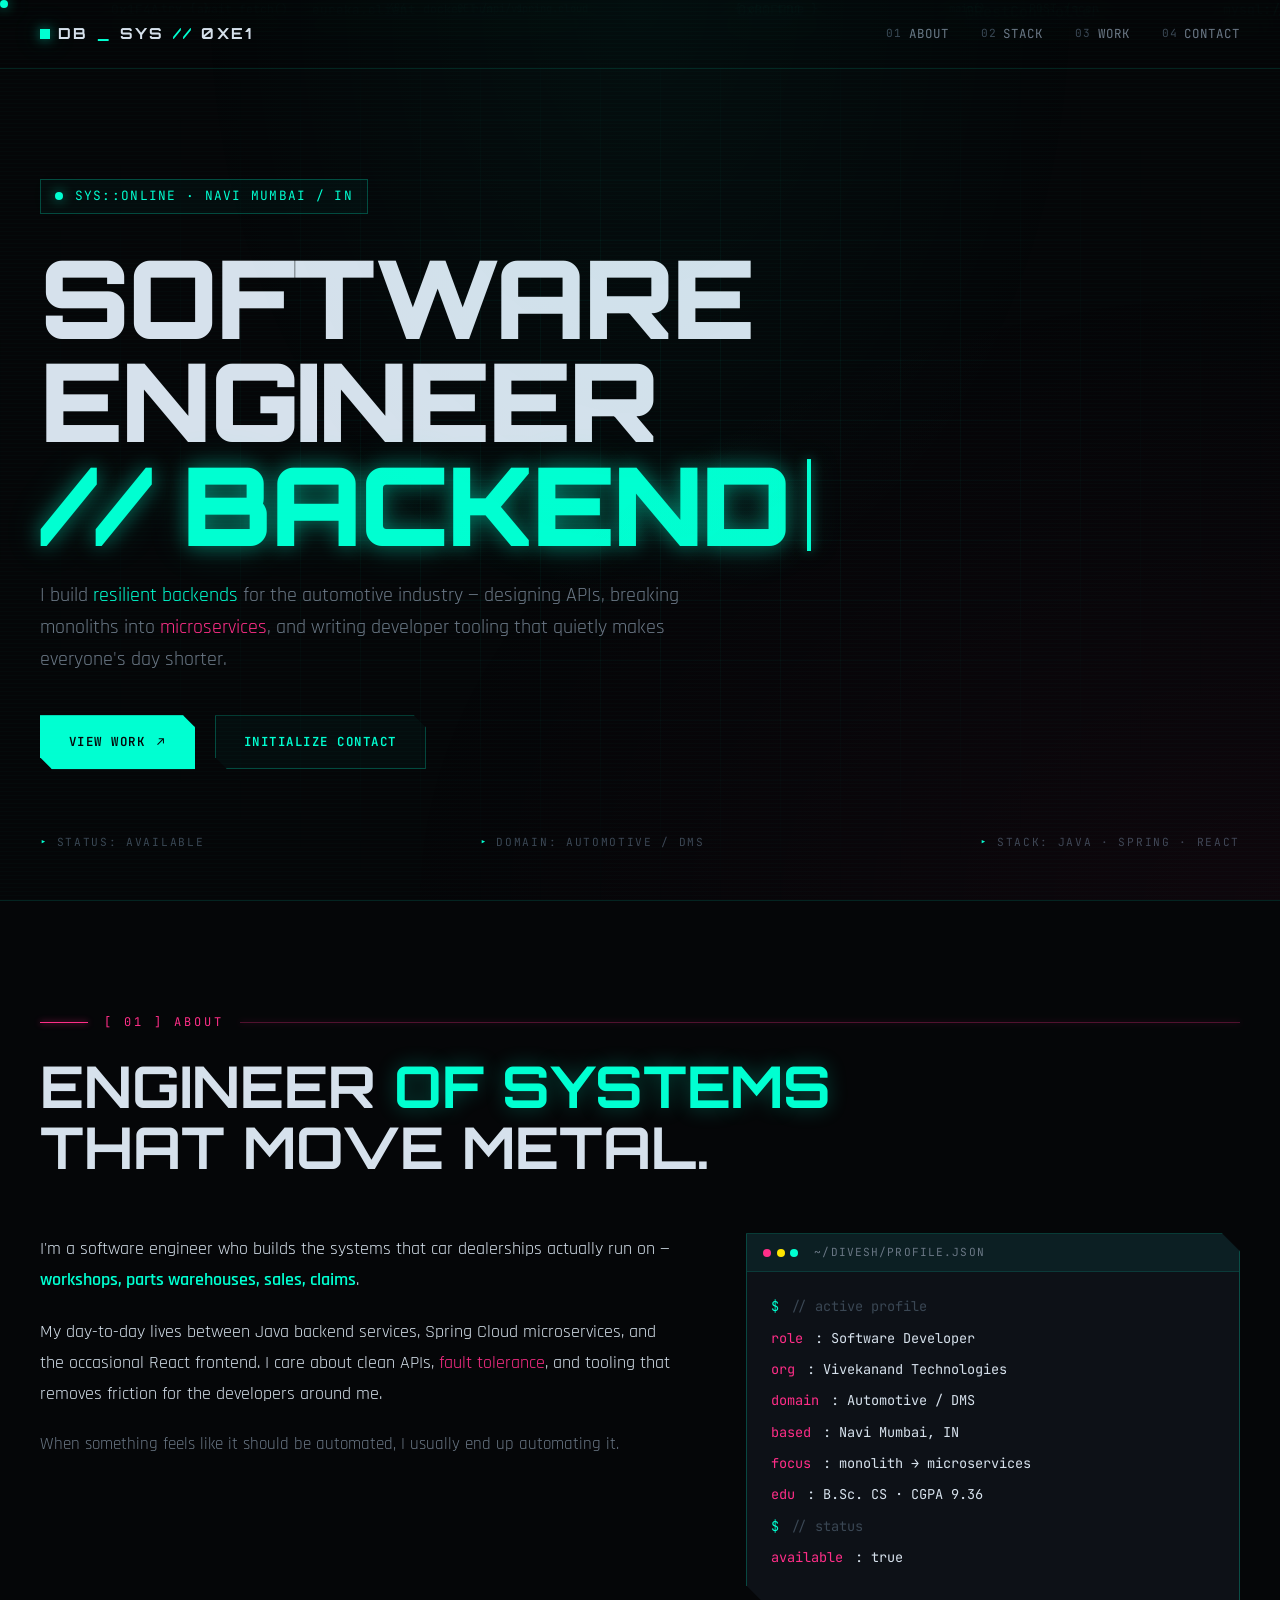
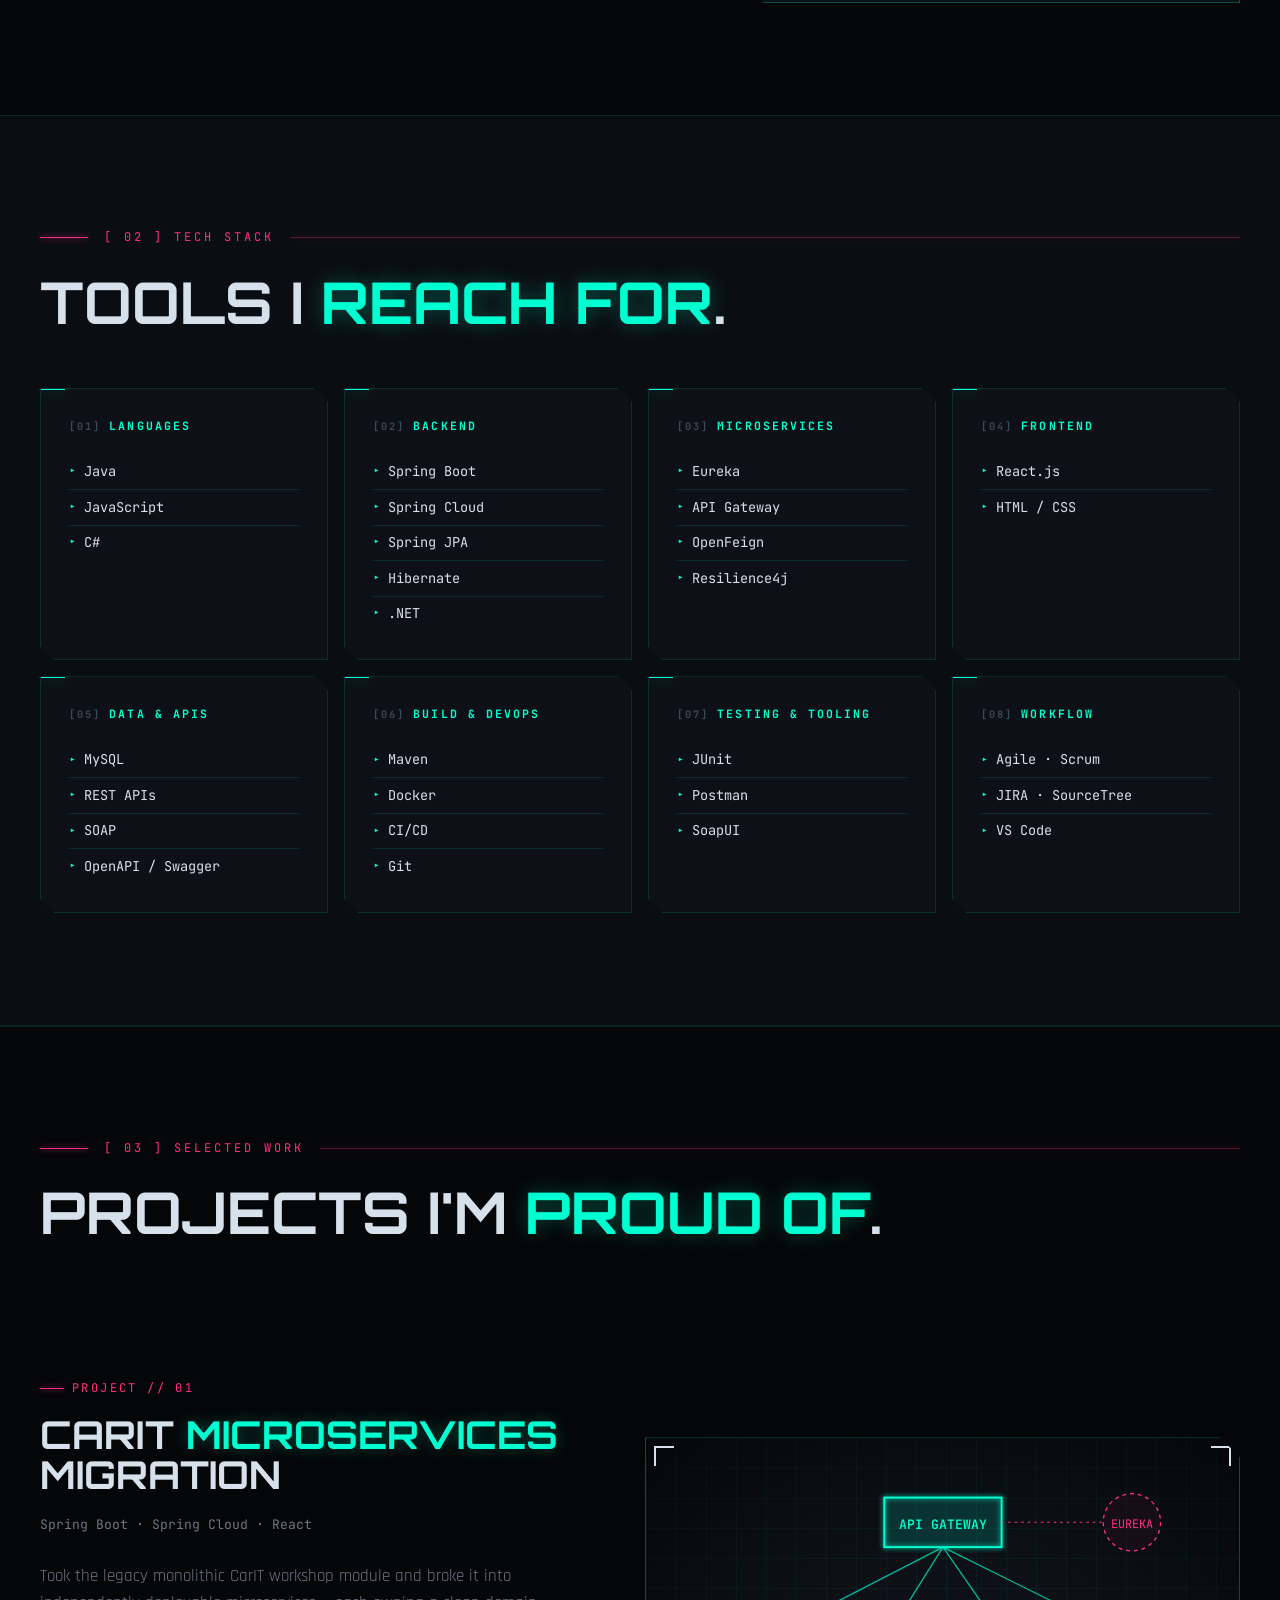
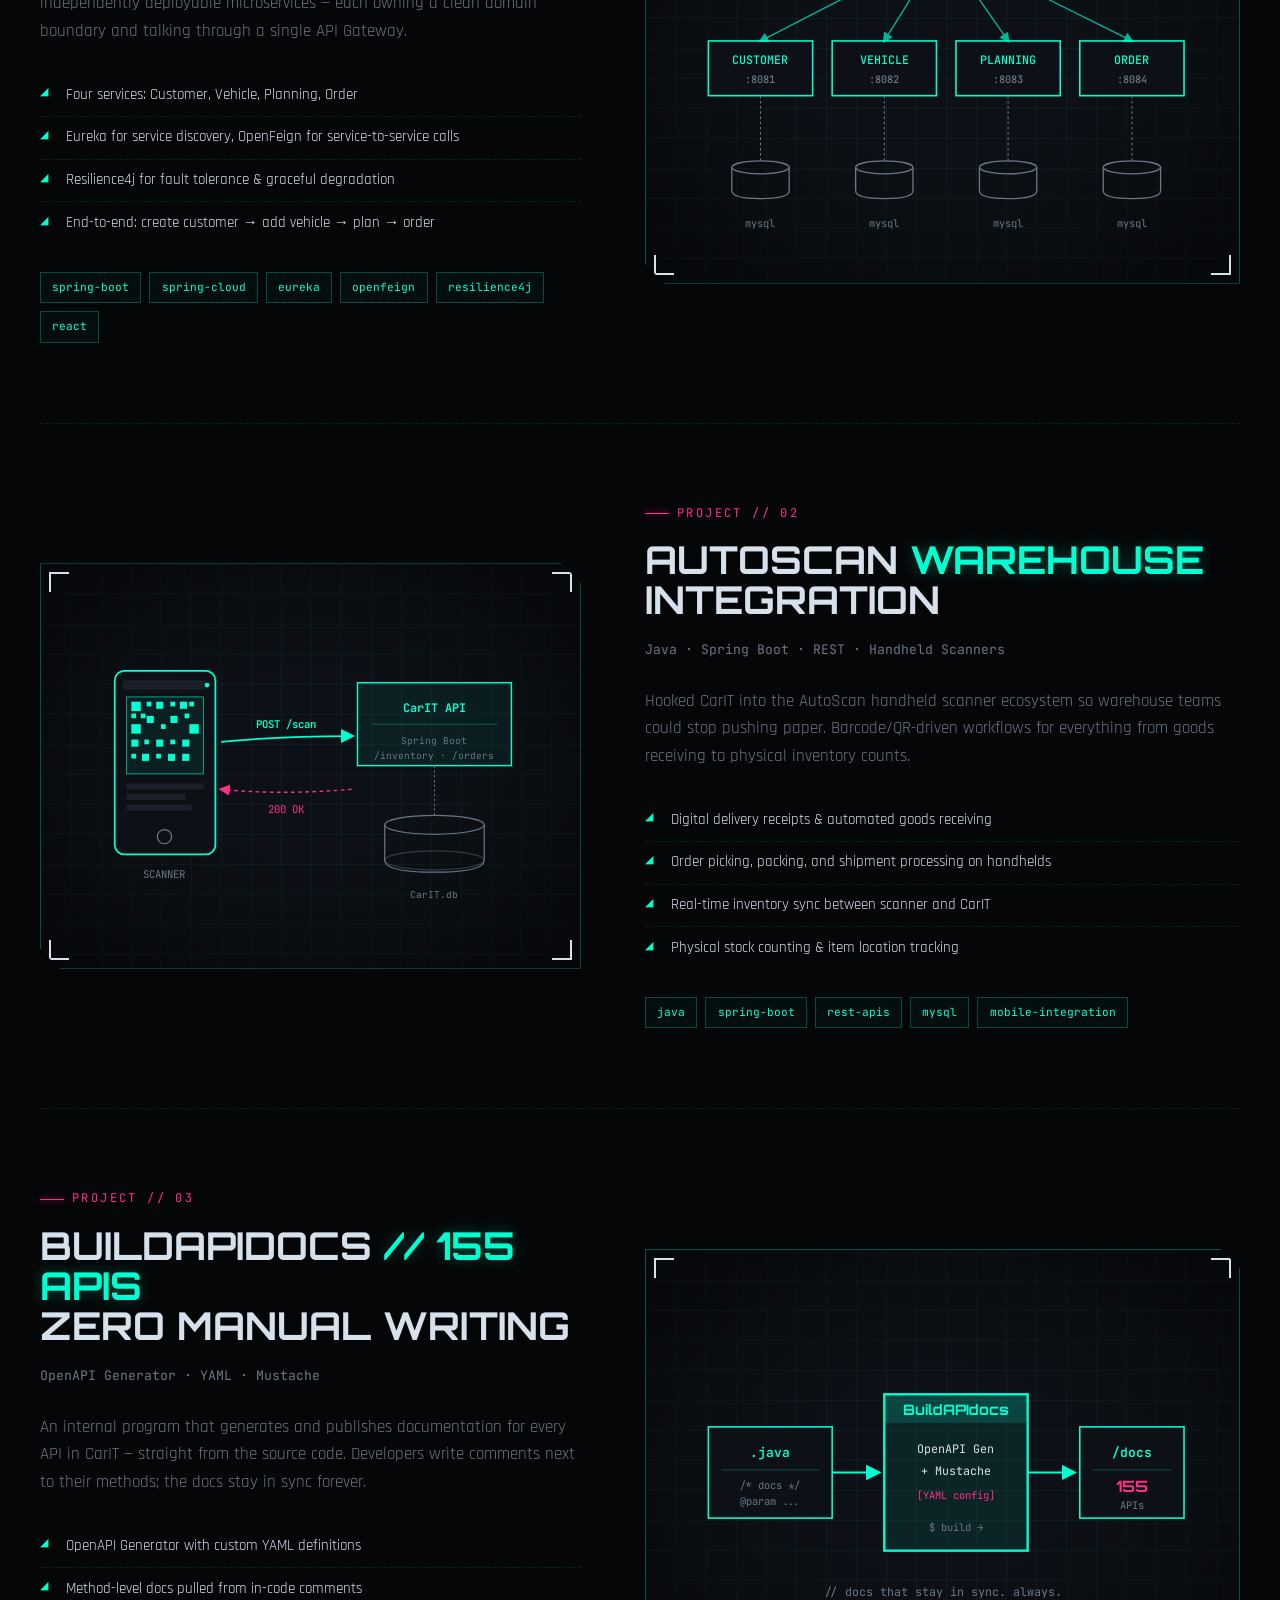
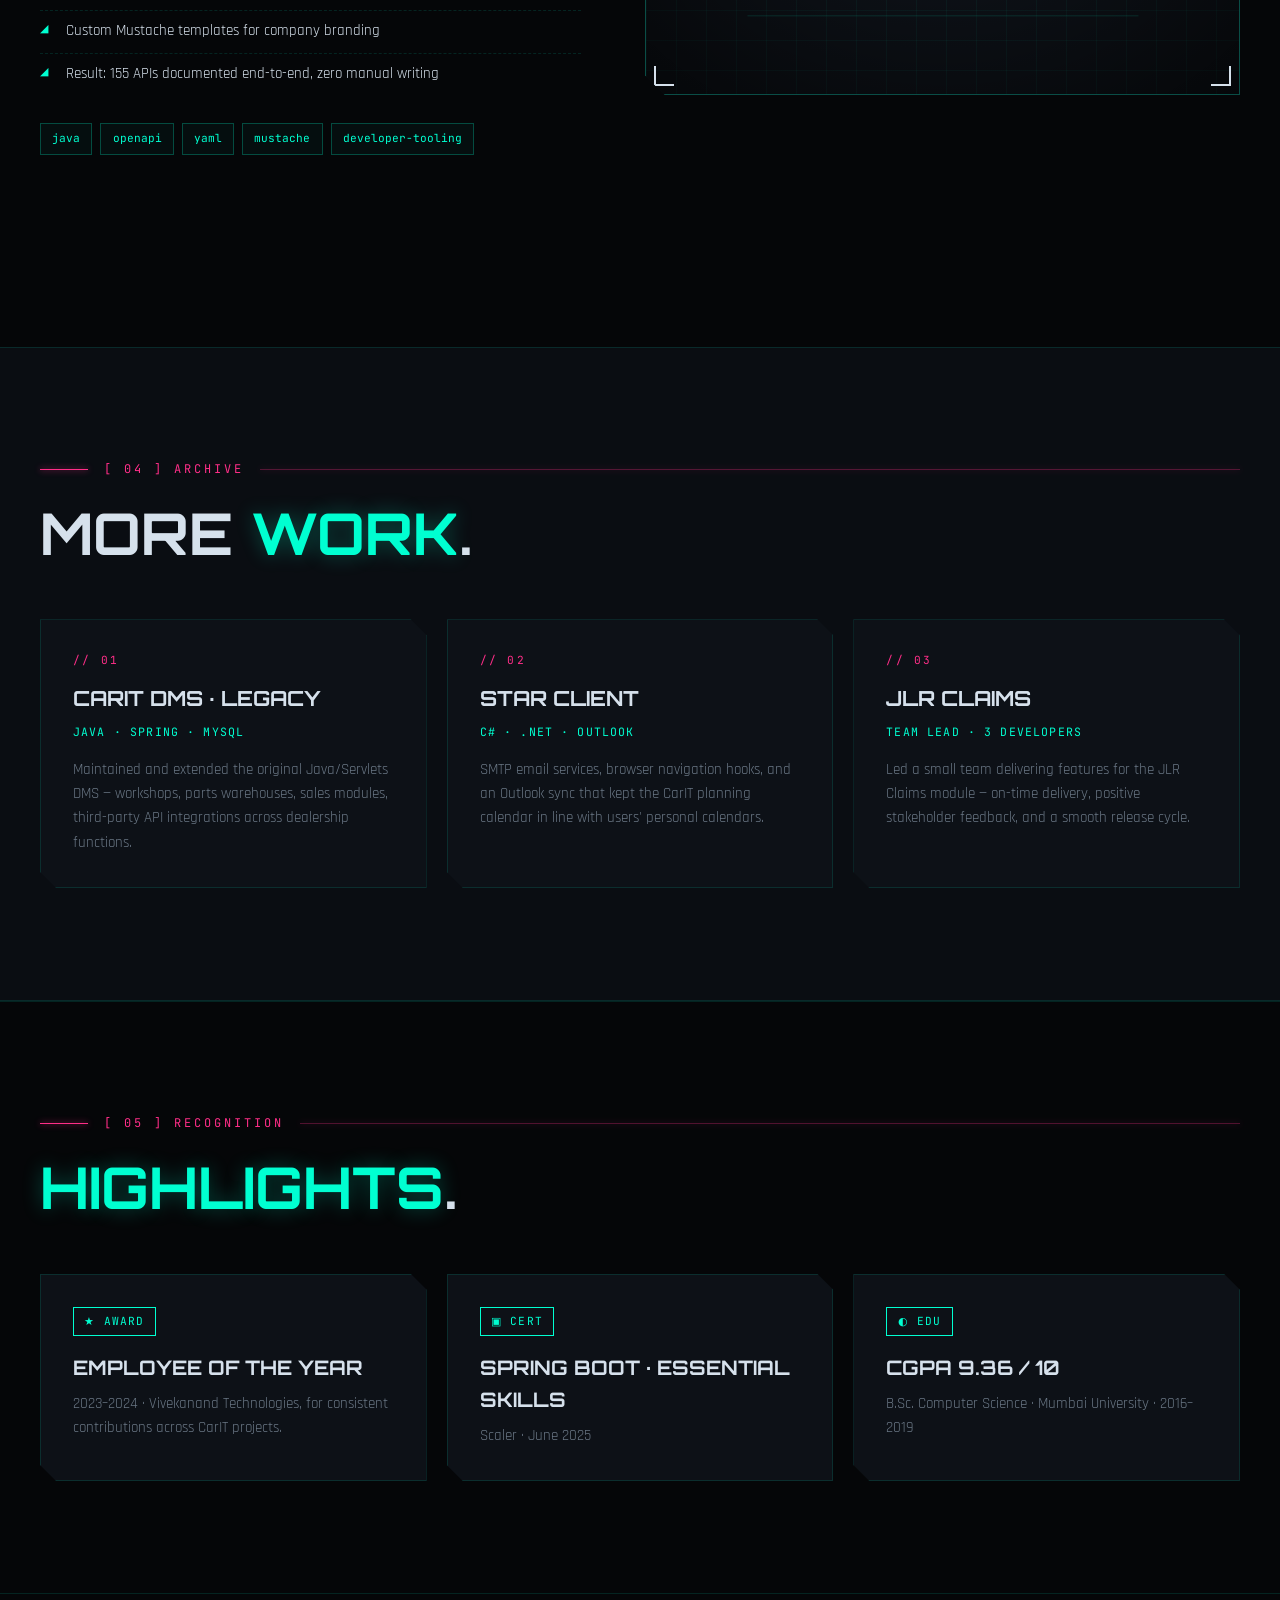
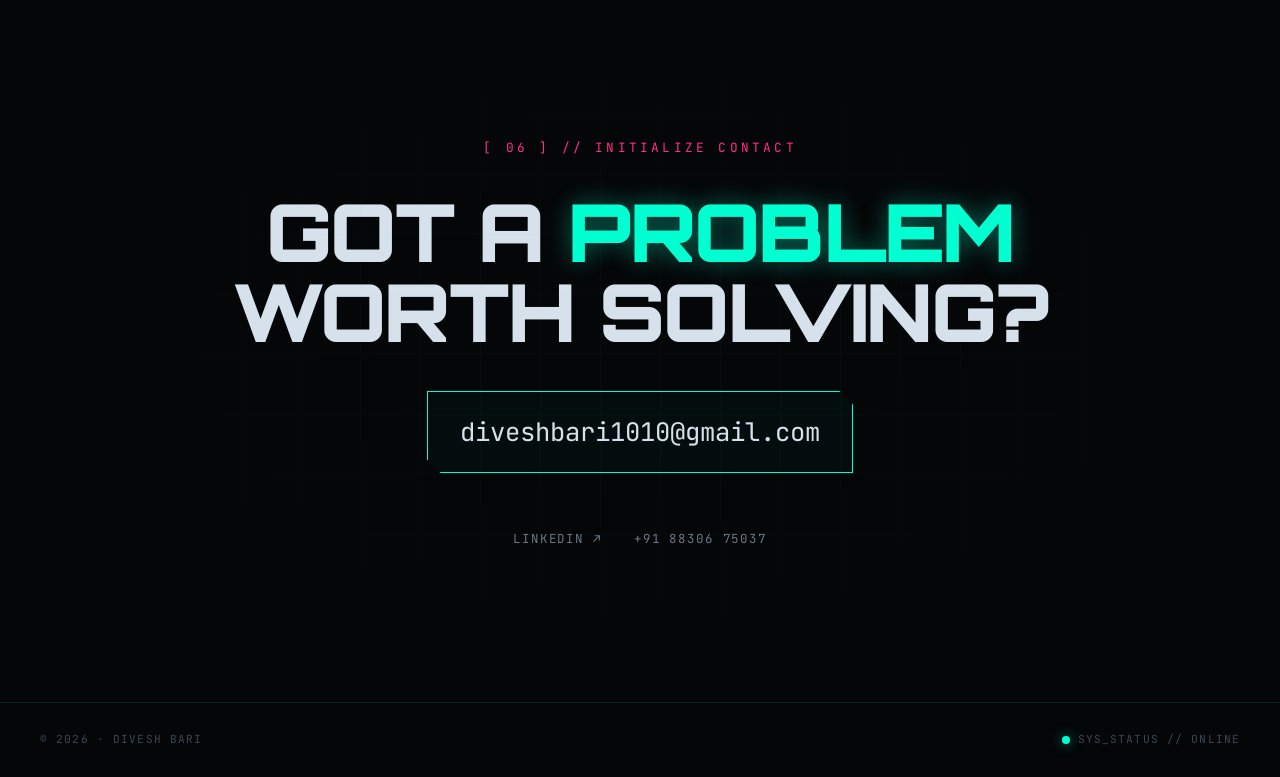
<file: Portfolio/index.html>
<!DOCTYPE html>
<html lang="en">
<head>
<meta charset="UTF-8" />
<meta name="viewport" content="width=device-width, initial-scale=1.0" />
<title>Divesh Bari // Software Engineer</title>
<meta name="description" content="Software Engineer specializing in Java/Spring Boot, React, and microservices." />

<link rel="preconnect" href="https://fonts.googleapis.com">
<link rel="preconnect" href="https://fonts.gstatic.com" crossorigin>
<link href="https://fonts.googleapis.com/css2?family=JetBrains+Mono:wght@300;400;500;600;700;800&family=Orbitron:wght@400;500;700;900&family=Rajdhani:wght@300;400;500;600;700&display=swap" rel="stylesheet">
<link rel="icon" type="image/png" href="./assets/db-initials-monogram-letter.jpg">

<style>
:root {
  --bg: #050608;
  --bg-elev: #0a0d12;
  --bg-card: #0d1117;
  --panel: rgba(0, 255, 209, 0.03);
  --line: rgba(0, 255, 209, 0.12);
  --line-bright: rgba(0, 255, 209, 0.25);
  --text: #d6e1ec;
  --text-dim: #6a7785;
  --text-faint: #3a4754;

  --cyan: #00ffd1;
  --magenta: #ff2e88;
  --yellow: #ffe600;
  --purple: #b388ff;

  --display: 'Orbitron', sans-serif;
  --body: 'Rajdhani', sans-serif;
  --mono: 'JetBrains Mono', monospace;

  --glow-cyan: 0 0 12px rgba(0, 255, 209, 0.5), 0 0 30px rgba(0, 255, 209, 0.25);
  --glow-magenta: 0 0 12px rgba(255, 46, 136, 0.5), 0 0 30px rgba(255, 46, 136, 0.25);
}

* { margin: 0; padding: 0; box-sizing: border-box; }
html { scroll-behavior: smooth; }

body {
  background: var(--bg);
  color: var(--text);
  font-family: var(--body);
  font-weight: 400;
  font-size: 17px;
  line-height: 1.6;
  overflow-x: hidden;
  -webkit-font-smoothing: antialiased;
}

body::before {
  content: '';
  position: fixed;
  inset: 0;
  pointer-events: none;
  z-index: 100;
  background: repeating-linear-gradient(0deg, rgba(0, 255, 209, 0.015) 0 1px, transparent 1px 4px);
  mix-blend-mode: screen;
}
body::after {
  content: '';
  position: fixed;
  inset: 0;
  pointer-events: none;
  z-index: 99;
  background:
    radial-gradient(ellipse at top, rgba(0, 255, 209, 0.04) 0%, transparent 50%),
    radial-gradient(ellipse at bottom right, rgba(255, 46, 136, 0.04) 0%, transparent 50%);
}

.cursor-dot {
  position: fixed;
  width: 8px; height: 8px;
  background: var(--cyan);
  border-radius: 50%;
  pointer-events: none;
  z-index: 9999;
  transition: transform 0.1s ease-out;
  box-shadow: var(--glow-cyan);
  display: none;
}
@media (hover: hover) and (pointer: fine) {
  .cursor-dot { display: block; }
}

nav {
  position: fixed;
  top: 0; left: 0; right: 0;
  z-index: 50;
  padding: 1.25rem 2.5rem;
  display: flex;
  justify-content: space-between;
  align-items: center;
  background: rgba(5, 6, 8, 0.7);
  backdrop-filter: blur(16px);
  border-bottom: 1px solid var(--line);
}
.nav-logo {
  font-family: var(--display);
  font-weight: 700;
  font-size: 0.95rem;
  letter-spacing: 0.15em;
  text-transform: uppercase;
  display: flex; align-items: center; gap: 0.5rem;
}
.nav-logo::before {
  content: '';
  width: 10px; height: 10px;
  background: var(--cyan);
  box-shadow: var(--glow-cyan);
  animation: pulse 2s ease-in-out infinite;
}
@keyframes pulse {
  0%, 100% { opacity: 1; transform: scale(1); }
  50% { opacity: 0.6; transform: scale(0.8); }
}
.nav-logo span { color: var(--cyan); }

.nav-links {
  display: flex;
  gap: 2rem;
  list-style: none;
  font-family: var(--mono);
  font-size: 0.78rem;
  letter-spacing: 0.08em;
  text-transform: uppercase;
}
.nav-links a {
  color: var(--text-dim);
  text-decoration: none;
  transition: all 0.2s;
  position: relative;
  padding: 0.25rem 0;
  display: flex;
  align-items: center;
  gap: 0.4rem;
}
.nav-links a .num { color: var(--text-faint); font-size: 0.7rem; }
.nav-links a:hover, .nav-links a.active {
  color: var(--cyan);
  text-shadow: var(--glow-cyan);
}
.nav-links a.active .num, .nav-links a:hover .num { color: var(--cyan); }
.nav-links a.active::after {
  content: '';
  position: absolute;
  bottom: -1.32rem; left: 0; right: 0;
  height: 2px;
  background: var(--cyan);
  box-shadow: var(--glow-cyan);
}
@media (max-width: 720px) {
  nav { padding: 1rem 1.25rem; }
  .nav-links { gap: 1rem; font-size: 0.65rem; }
  .nav-links a .num { display: none; }
}

.hero {
  min-height: 100vh;
  padding: 7rem 2.5rem 4rem;
  position: relative;
  display: grid;
  align-items: center;
  overflow: hidden;
}
.hero::before {
  content: '';
  position: absolute;
  inset: 0;
  background-image:
    linear-gradient(rgba(0, 255, 209, 0.04) 1px, transparent 1px),
    linear-gradient(90deg, rgba(0, 255, 209, 0.04) 1px, transparent 1px);
  background-size: 60px 60px;
  mask-image: radial-gradient(ellipse at center, black 30%, transparent 75%);
}
.hero-deco {
  position: absolute;
  inset: 0;
  pointer-events: none;
  overflow: hidden;
}
.hero-deco span {
  position: absolute;
  font-family: var(--mono);
  font-size: 0.7rem;
  color: var(--cyan);
  opacity: 0.15;
  animation: float linear infinite;
  white-space: nowrap;
}
@keyframes float {
  from { transform: translateY(100vh); }
  to { transform: translateY(-100px); }
}

.hero-inner {
  max-width: 1280px;
  margin: 0 auto;
  width: 100%;
  position: relative;
  z-index: 1;
}

.hero-meta {
  font-family: var(--mono);
  font-size: 0.8rem;
  color: var(--cyan);
  margin-bottom: 2rem;
  display: inline-flex;
  align-items: center;
  gap: 0.75rem;
  padding: 0.4rem 0.85rem;
  border: 1px solid var(--line-bright);
  background: var(--panel);
  letter-spacing: 0.1em;
  opacity: 0;
  animation: glitchIn 0.6s 0.2s ease-out forwards;
}
.hero-meta::before {
  content: '';
  width: 8px; height: 8px;
  background: var(--cyan);
  border-radius: 50%;
  box-shadow: var(--glow-cyan);
  animation: pulse 1.5s ease-in-out infinite;
}

.hero h1 {
  font-family: var(--display);
  font-weight: 900;
  font-size: clamp(2.75rem, 8.5vw, 7rem);
  line-height: 0.95;
  letter-spacing: -0.02em;
  text-transform: uppercase;
  margin-bottom: 1.5rem;
}
.hero h1 .l {
  display: block;
  opacity: 0;
  animation: glitchIn 0.7s ease-out forwards;
}
.hero h1 .l:nth-child(1) { animation-delay: 0.35s; }
.hero h1 .l:nth-child(2) { animation-delay: 0.5s; }
.hero h1 .l:nth-child(3) { animation-delay: 0.65s; }
.hero h1 .neon {
  color: var(--cyan);
  text-shadow: 0 0 20px rgba(0, 255, 209, 0.4), 0 0 40px rgba(0, 255, 209, 0.2);
}
.hero h1 .neon::after {
  content: '';
  display: inline-block;
  width: 4px; height: 0.85em;
  background: var(--cyan);
  margin-left: 0.15em;
  vertical-align: -0.05em;
  box-shadow: var(--glow-cyan);
  animation: blink 1s steps(2) infinite;
}
@keyframes blink { 50% { opacity: 0; } }
@keyframes glitchIn {
  0% { opacity: 0; transform: translateY(20px); filter: blur(8px); }
  60% { opacity: 1; filter: blur(0); }
  100% { opacity: 1; transform: translateY(0); filter: blur(0); }
}

.hero-tagline {
  font-family: var(--body);
  font-size: clamp(1.05rem, 1.6vw, 1.35rem);
  color: var(--text-dim);
  max-width: 42rem;
  line-height: 1.55;
  margin-bottom: 2.5rem;
  opacity: 0;
  animation: glitchIn 0.8s 0.85s ease-out forwards;
}
.hero-tagline .hl { color: var(--cyan); }
.hero-tagline .hl2 { color: var(--magenta); }

.hero-cta {
  display: flex;
  gap: 1.25rem;
  flex-wrap: wrap;
  opacity: 0;
  animation: glitchIn 0.8s 1s ease-out forwards;
}
.btn {
  font-family: var(--mono);
  font-size: 0.78rem;
  font-weight: 600;
  text-transform: uppercase;
  letter-spacing: 0.12em;
  padding: 1rem 1.75rem;
  text-decoration: none;
  position: relative;
  transition: all 0.25s;
  border: 1px solid var(--line-bright);
  color: var(--cyan);
  display: inline-flex;
  align-items: center;
  gap: 0.75rem;
  background: var(--panel);
  clip-path: polygon(0 0, calc(100% - 12px) 0, 100% 12px, 100% 100%, 12px 100%, 0 calc(100% - 12px));
}
.btn:hover {
  color: var(--bg);
  background: var(--cyan);
  border-color: var(--cyan);
  box-shadow: var(--glow-cyan);
}
.btn.primary {
  background: var(--cyan);
  color: var(--bg);
  box-shadow: var(--glow-cyan);
}
.btn.primary:hover { background: transparent; color: var(--cyan); }
.btn .arrow { transition: transform 0.25s; }
.btn:hover .arrow { transform: translate(2px, -2px); }

.hero-stats {
  position: absolute;
  bottom: 3rem;
  left: 2.5rem;
  right: 2.5rem;
  display: flex;
  justify-content: space-between;
  font-family: var(--mono);
  font-size: 0.7rem;
  color: var(--text-faint);
  text-transform: uppercase;
  letter-spacing: 0.15em;
  opacity: 0;
  animation: glitchIn 1s 1.3s ease-out forwards;
}
.hero-stats span { display: flex; align-items: center; gap: 0.5rem; }
.hero-stats span::before { content: '▸'; color: var(--cyan); }
@media (max-width: 720px) {
  .hero-stats { font-size: 0.6rem; flex-direction: column; gap: 0.5rem; bottom: 1.5rem; }
}

section { padding: 7rem 2.5rem; position: relative; }
.container { max-width: 1280px; margin: 0 auto; position: relative; z-index: 1; }

.section-label {
  font-family: var(--mono);
  font-size: 0.75rem;
  text-transform: uppercase;
  letter-spacing: 0.25em;
  color: var(--magenta);
  margin-bottom: 1.5rem;
  display: flex;
  align-items: center;
  gap: 1rem;
}
.section-label::before, .section-label::after {
  content: '';
  height: 1px;
  background: var(--magenta);
  box-shadow: 0 0 6px var(--magenta);
}
.section-label::before { width: 3rem; }
.section-label::after { flex: 1; opacity: 0.3; }

.section-title {
  font-family: var(--display);
  font-weight: 700;
  font-size: clamp(2rem, 4.5vw, 3.75rem);
  line-height: 1.05;
  text-transform: uppercase;
  margin-bottom: 3.5rem;
}
.section-title .neon { color: var(--cyan); text-shadow: 0 0 20px rgba(0, 255, 209, 0.3); }

.about { border-top: 1px solid var(--line); }
.about-grid { display: grid; grid-template-columns: 1.3fr 1fr; gap: 4rem; align-items: start; }
@media (max-width: 900px) { .about-grid { grid-template-columns: 1fr; gap: 2.5rem; } }

.about-text p { font-size: 1.15rem; line-height: 1.7; color: var(--text); margin-bottom: 1.25rem; }
.about-text p:last-child { color: var(--text-dim); font-size: 1.05rem; }
.about-text strong { color: var(--cyan); font-weight: 600; }
.about-text em { font-style: normal; color: var(--magenta); }

.terminal {
  background: var(--bg-card);
  border: 1px solid var(--line-bright);
  font-family: var(--mono);
  font-size: 0.85rem;
  clip-path: polygon(0 0, calc(100% - 18px) 0, 100% 18px, 100% 100%, 18px 100%, 0 calc(100% - 18px));
}
.terminal-bar {
  background: rgba(0, 255, 209, 0.06);
  padding: 0.6rem 1rem;
  border-bottom: 1px solid var(--line);
  display: flex;
  align-items: center;
  gap: 0.5rem;
  font-size: 0.7rem;
  color: var(--text-dim);
  text-transform: uppercase;
  letter-spacing: 0.1em;
}
.terminal-bar .dots { display: flex; gap: 0.35rem; margin-right: 0.5rem; }
.terminal-bar .dots span { width: 8px; height: 8px; border-radius: 50%; }
.terminal-bar .dots span:nth-child(1) { background: var(--magenta); }
.terminal-bar .dots span:nth-child(2) { background: var(--yellow); }
.terminal-bar .dots span:nth-child(3) { background: var(--cyan); }
.terminal-body { padding: 1.5rem; }
.terminal-line { display: flex; gap: 0.75rem; margin-bottom: 0.6rem; }
.terminal-line .prompt { color: var(--cyan); }
.terminal-line .key { color: var(--magenta); }
.terminal-line .val { color: var(--text); }
.terminal-line .com { color: var(--text-faint); }

.stack {
  background: var(--bg-elev);
  border-top: 1px solid var(--line);
  border-bottom: 1px solid var(--line);
}
.stack-grid { display: grid; grid-template-columns: repeat(auto-fit, minmax(250px, 1fr)); gap: 1rem; }
.stack-cell {
  padding: 1.75rem;
  background: var(--bg-card);
  border: 1px solid var(--line);
  position: relative;
  transition: all 0.3s;
  clip-path: polygon(0 0, calc(100% - 14px) 0, 100% 14px, 100% 100%, 14px 100%, 0 calc(100% - 14px));
}
.stack-cell::before {
  content: '';
  position: absolute;
  top: 0; left: 0;
  width: 24px; height: 1px;
  background: var(--cyan);
  box-shadow: var(--glow-cyan);
}
.stack-cell:hover {
  border-color: var(--cyan);
  transform: translateY(-2px);
  box-shadow: 0 8px 30px rgba(0, 255, 209, 0.1);
}
.stack-cell h3 {
  font-family: var(--mono);
  font-size: 0.72rem;
  text-transform: uppercase;
  letter-spacing: 0.18em;
  color: var(--cyan);
  margin-bottom: 1.2rem;
  display: flex;
  align-items: center;
  gap: 0.5rem;
}
.stack-cell h3 .id { color: var(--text-faint); font-size: 0.65rem; }
.stack-cell ul { list-style: none; }
.stack-cell li {
  font-family: var(--mono);
  font-size: 0.85rem;
  color: var(--text);
  padding: 0.4rem 0;
  border-bottom: 1px solid var(--line);
  display: flex;
  align-items: center;
  gap: 0.5rem;
}
.stack-cell li:last-child { border-bottom: none; }
.stack-cell li::before { content: '▸'; color: var(--cyan); font-size: 0.75rem; }

.projects { border-top: 1px solid var(--line); }
.project {
  display: grid;
  grid-template-columns: 1fr 1.1fr;
  gap: 4rem;
  padding: 5rem 0;
  border-bottom: 1px dashed var(--line);
  align-items: center;
}
.project:last-of-type { border-bottom: none; }
.project:nth-child(even) .project-info { order: 2; }
@media (max-width: 900px) {
  .project { grid-template-columns: 1fr; gap: 2rem; padding: 3.5rem 0; }
  .project:nth-child(even) .project-info { order: 0; }
}

.project-num {
  font-family: var(--mono);
  font-size: 0.75rem;
  color: var(--magenta);
  letter-spacing: 0.2em;
  margin-bottom: 1rem;
  display: flex;
  align-items: center;
  gap: 0.5rem;
}
.project-num::before {
  content: '';
  width: 24px; height: 1px;
  background: var(--magenta);
  box-shadow: 0 0 6px var(--magenta);
}
.project-title {
  font-family: var(--display);
  font-size: clamp(1.6rem, 3.4vw, 2.4rem);
  font-weight: 700;
  line-height: 1.05;
  text-transform: uppercase;
  margin-bottom: 1.2rem;
}
.project-title .neon { color: var(--cyan); text-shadow: 0 0 15px rgba(0, 255, 209, 0.3); }
.project-subtitle {
  font-family: var(--mono);
  font-size: 0.82rem;
  color: var(--text-dim);
  margin-bottom: 1.75rem;
}
.project-desc { color: var(--text-dim); font-size: 1.05rem; line-height: 1.65; margin-bottom: 1.75rem; }
.project-highlights { list-style: none; margin-bottom: 1.75rem; }
.project-highlights li {
  padding: 0.55rem 0 0.55rem 1.6rem;
  position: relative;
  color: var(--text);
  font-size: 0.95rem;
  border-bottom: 1px dashed var(--line);
}
.project-highlights li:last-child { border-bottom: none; }
.project-highlights li::before {
  content: '◢';
  position: absolute;
  left: 0;
  color: var(--cyan);
  font-size: 0.7rem;
  top: 0.65rem;
}
.project-tags { display: flex; flex-wrap: wrap; gap: 0.5rem; }
.tag {
  font-family: var(--mono);
  font-size: 0.7rem;
  padding: 0.35rem 0.7rem;
  border: 1px solid var(--line-bright);
  color: var(--cyan);
  text-transform: lowercase;
  background: var(--panel);
}

.project-visual {
  aspect-ratio: 4 / 3;
  background: var(--bg-card);
  border: 1px solid var(--line-bright);
  position: relative;
  overflow: hidden;
  display: flex;
  align-items: center;
  justify-content: center;
  clip-path: polygon(0 0, calc(100% - 20px) 0, 100% 20px, 100% 100%, 20px 100%, 0 calc(100% - 20px));
}
.project-visual::before {
  content: '';
  position: absolute;
  inset: 0;
  background-image:
    linear-gradient(rgba(0, 255, 209, 0.05) 1px, transparent 1px),
    linear-gradient(90deg, rgba(0, 255, 209, 0.05) 1px, transparent 1px);
  background-size: 30px 30px;
}
.project-visual::after {
  content: '';
  position: absolute;
  inset: 0;
  background: radial-gradient(ellipse at center, transparent 30%, rgba(0, 0, 0, 0.6) 100%);
}
.project-visual svg { position: relative; z-index: 1; width: 88%; height: 88%; }
.project-visual .corner-tl, .project-visual .corner-tr,
.project-visual .corner-bl, .project-visual .corner-br {
  position: absolute;
  width: 20px; height: 20px;
  border-color: var(--cyan);
  z-index: 2;
}
.project-visual .corner-tl { top: 8px; left: 8px; border-top: 2px solid; border-left: 2px solid; }
.project-visual .corner-tr { top: 8px; right: 8px; border-top: 2px solid; border-right: 2px solid; }
.project-visual .corner-bl { bottom: 8px; left: 8px; border-bottom: 2px solid; border-left: 2px solid; }
.project-visual .corner-br { bottom: 8px; right: 8px; border-bottom: 2px solid; border-right: 2px solid; }

.more {
  background: var(--bg-elev);
  border-top: 1px solid var(--line);
  border-bottom: 1px solid var(--line);
}
.more-grid { display: grid; grid-template-columns: repeat(auto-fit, minmax(280px, 1fr)); gap: 1.25rem; }
.more-card {
  padding: 2rem;
  background: var(--bg-card);
  border: 1px solid var(--line);
  transition: all 0.3s;
  clip-path: polygon(0 0, calc(100% - 16px) 0, 100% 16px, 100% 100%, 16px 100%, 0 calc(100% - 16px));
}
.more-card:hover {
  border-color: var(--magenta);
  transform: translateY(-4px);
  box-shadow: 0 8px 30px rgba(255, 46, 136, 0.1);
}
.more-card .tag-num {
  font-family: var(--mono);
  font-size: 0.7rem;
  color: var(--magenta);
  letter-spacing: 0.2em;
  margin-bottom: 0.75rem;
}
.more-card h3 {
  font-family: var(--display);
  font-size: 1.3rem;
  font-weight: 700;
  text-transform: uppercase;
  margin-bottom: 0.5rem;
}
.more-card .meta {
  font-family: var(--mono);
  font-size: 0.72rem;
  color: var(--cyan);
  margin-bottom: 1rem;
  text-transform: uppercase;
  letter-spacing: 0.1em;
}
.more-card p { color: var(--text-dim); font-size: 0.95rem; line-height: 1.6; }

.recognition { border-top: 1px solid var(--line); }
.recog-grid { display: grid; grid-template-columns: repeat(auto-fit, minmax(280px, 1fr)); gap: 1.25rem; }
.recog-cell {
  padding: 2rem;
  background: var(--bg-card);
  border: 1px solid var(--line);
  clip-path: polygon(0 0, calc(100% - 16px) 0, 100% 16px, 100% 100%, 16px 100%, 0 calc(100% - 16px));
  transition: all 0.3s;
}
.recog-cell:hover { border-color: var(--cyan); }
.recog-cell .badge {
  display: inline-block;
  font-family: var(--mono);
  font-size: 0.7rem;
  color: var(--cyan);
  padding: 0.3rem 0.65rem;
  border: 1px solid var(--cyan);
  text-transform: uppercase;
  letter-spacing: 0.1em;
  margin-bottom: 1rem;
}
.recog-cell h3 {
  font-family: var(--display);
  font-size: 1.25rem;
  font-weight: 700;
  margin-bottom: 0.5rem;
  text-transform: uppercase;
}
.recog-cell p { color: var(--text-dim); font-size: 0.92rem; }

.contact {
  border-top: 1px solid var(--line);
  text-align: center;
  padding: 9rem 2.5rem;
  position: relative;
  overflow: hidden;
}
.contact::before {
  content: '';
  position: absolute;
  inset: 0;
  background-image:
    linear-gradient(rgba(0, 255, 209, 0.03) 1px, transparent 1px),
    linear-gradient(90deg, rgba(0, 255, 209, 0.03) 1px, transparent 1px);
  background-size: 60px 60px;
  mask-image: radial-gradient(ellipse at center, black 20%, transparent 70%);
}
.contact .pre {
  font-family: var(--mono);
  font-size: 0.8rem;
  color: var(--magenta);
  letter-spacing: 0.25em;
  text-transform: uppercase;
  margin-bottom: 2rem;
}
.contact h2 {
  font-family: var(--display);
  font-weight: 900;
  font-size: clamp(2.25rem, 6.5vw, 5rem);
  line-height: 1.0;
  text-transform: uppercase;
  letter-spacing: -0.02em;
  margin-bottom: 2.5rem;
}
.contact h2 .neon { color: var(--cyan); text-shadow: 0 0 25px rgba(0, 255, 209, 0.4); }
.contact-email {
  font-family: var(--mono);
  font-size: clamp(1.05rem, 2.5vw, 1.6rem);
  color: var(--text);
  text-decoration: none;
  padding: 1.25rem 2rem;
  border: 1px solid var(--cyan);
  background: var(--panel);
  display: inline-block;
  transition: all 0.3s;
  clip-path: polygon(0 0, calc(100% - 14px) 0, 100% 14px, 100% 100%, 14px 100%, 0 calc(100% - 14px));
}
.contact-email:hover {
  color: var(--bg);
  background: var(--cyan);
  box-shadow: var(--glow-cyan);
}
.contact-links {
  margin-top: 3rem;
  display: flex;
  justify-content: center;
  gap: 2rem;
  font-family: var(--mono);
  font-size: 0.78rem;
  text-transform: uppercase;
  letter-spacing: 0.15em;
  flex-wrap: wrap;
}
.contact-links a {
  color: var(--text-dim);
  text-decoration: none;
  transition: all 0.2s;
  padding: 0.5rem 0;
  border-bottom: 1px solid transparent;
}
.contact-links a:hover { color: var(--cyan); border-color: var(--cyan); }

footer {
  padding: 1.75rem 2.5rem;
  border-top: 1px solid var(--line);
  display: flex;
  justify-content: space-between;
  font-family: var(--mono);
  font-size: 0.7rem;
  color: var(--text-faint);
  text-transform: uppercase;
  letter-spacing: 0.1em;
}
footer .status { display: flex; align-items: center; gap: 0.5rem; }
footer .status::before {
  content: '';
  width: 8px; height: 8px;
  background: var(--cyan);
  border-radius: 50%;
  box-shadow: var(--glow-cyan);
  animation: pulse 2s ease-in-out infinite;
}
@media (max-width: 600px) {
  footer { flex-direction: column; gap: 0.5rem; align-items: center; }
}

.reveal { opacity: 0; transform: translateY(40px); transition: opacity 0.8s, transform 0.8s; }
.reveal.in { opacity: 1; transform: translateY(0); }

.reveal-children > * { opacity: 0; transform: translateY(20px); transition: opacity 0.6s, transform 0.6s; }
.reveal-children.in > * { opacity: 1; transform: translateY(0); }
.reveal-children.in > *:nth-child(1) { transition-delay: 0.05s; }
.reveal-children.in > *:nth-child(2) { transition-delay: 0.12s; }
.reveal-children.in > *:nth-child(3) { transition-delay: 0.19s; }
.reveal-children.in > *:nth-child(4) { transition-delay: 0.26s; }
.reveal-children.in > *:nth-child(5) { transition-delay: 0.33s; }
.reveal-children.in > *:nth-child(6) { transition-delay: 0.4s; }
.reveal-children.in > *:nth-child(7) { transition-delay: 0.47s; }
.reveal-children.in > *:nth-child(8) { transition-delay: 0.54s; }

.contact-links a,
.contact-email {
  position: relative;
  z-index: 9999;
}
</style>
</head>
<body>

<div class="cursor-dot" id="cursor"></div>

<nav>
  <div class="nav-logo">DB<span>_</span>SYS<span>//</span>0xE1</div>
  <ul class="nav-links">
    <li><a href="#about" data-section="about"><span class="num">01</span> About</a></li>
    <li><a href="#stack" data-section="stack"><span class="num">02</span> Stack</a></li>
    <li><a href="#work" data-section="work"><span class="num">03</span> Work</a></li>
    <li><a href="#contact" data-section="contact"><span class="num">04</span> Contact</a></li>
  </ul>
</nav>

<section class="hero" id="top">
  <div class="hero-deco" id="deco"></div>
  <div class="hero-inner">
    <div class="hero-meta">SYS::ONLINE · NAVI MUMBAI / IN</div>
    <h1>
      <span class="l">Software</span>
      <span class="l">Engineer</span>
      <span class="l neon">// Backend</span>
    </h1>
    <p class="hero-tagline">
      I build <span class="hl">resilient backends</span> for the automotive industry —
      designing APIs, breaking monoliths into <span class="hl2">microservices</span>,
      and writing developer tooling that quietly makes everyone's day shorter.
    </p>
    <div class="hero-cta">
      <a href="#work" class="btn primary">View Work <span class="arrow">↗</span></a>
      <a href="#contact" class="btn">Initialize Contact</a>
    </div>
  </div>
  <div class="hero-stats">
    <span>STATUS: AVAILABLE</span>
    <span>DOMAIN: AUTOMOTIVE / DMS</span>
    <span>STACK: JAVA · SPRING · REACT</span>
  </div>
</section>

<section id="about" class="about">
  <div class="container">
    <div class="section-label">[ 01 ] About</div>
    <h2 class="section-title reveal">Engineer <span class="neon">of systems</span><br>that move metal.</h2>
    <div class="about-grid">
      <div class="about-text reveal">
        <p>I'm a software engineer who builds the systems that car dealerships
        actually run on — <strong>workshops, parts warehouses, sales, claims</strong>.</p>
        <p>My day-to-day lives between Java backend services, Spring Cloud
        microservices, and the occasional React frontend. I care about clean
        APIs, <em>fault tolerance</em>, and tooling that removes friction
        for the developers around me.</p>
        <p>When something feels like it should be automated, I usually end up
        automating it.</p>
      </div>
      <div class="terminal reveal">
        <div class="terminal-bar">
          <div class="dots"><span></span><span></span><span></span></div>
          <span>~/divesh/profile.json</span>
        </div>
        <div class="terminal-body">
          <div class="terminal-line"><span class="prompt">$</span><span class="com">// active profile</span></div>
          <div class="terminal-line"><span class="key">role</span><span class="val">: Software Developer</span></div>
          <div class="terminal-line"><span class="key">org</span><span class="val">: Vivekanand Technologies</span></div>
          <div class="terminal-line"><span class="key">domain</span><span class="val">: Automotive / DMS</span></div>
          <div class="terminal-line"><span class="key">based</span><span class="val">: Navi Mumbai, IN</span></div>
          <div class="terminal-line"><span class="key">focus</span><span class="val">: monolith → microservices</span></div>
          <div class="terminal-line"><span class="key">edu</span><span class="val">: B.Sc. CS · CGPA 9.36</span></div>
          <div class="terminal-line"><span class="prompt">$</span><span class="com">// status</span></div>
          <div class="terminal-line"><span class="key">available</span><span class="val">: true</span></div>
        </div>
      </div>
    </div>
  </div>
</section>

<section id="stack" class="stack">
  <div class="container">
    <div class="section-label">[ 02 ] Tech Stack</div>
    <h2 class="section-title reveal">Tools I <span class="neon">reach for</span>.</h2>
    <div class="stack-grid reveal-children">
      <div class="stack-cell"><h3><span class="id">[01]</span> Languages</h3><ul><li>Java</li><li>JavaScript</li><li>C#</li></ul></div>
      <div class="stack-cell"><h3><span class="id">[02]</span> Backend</h3><ul><li>Spring Boot</li><li>Spring Cloud</li><li>Spring JPA</li><li>Hibernate</li><li>.NET</li></ul></div>
      <div class="stack-cell"><h3><span class="id">[03]</span> Microservices</h3><ul><li>Eureka</li><li>API Gateway</li><li>OpenFeign</li><li>Resilience4j</li></ul></div>
      <div class="stack-cell"><h3><span class="id">[04]</span> Frontend</h3><ul><li>React.js</li><li>HTML / CSS</li></ul></div>
      <div class="stack-cell"><h3><span class="id">[05]</span> Data &amp; APIs</h3><ul><li>MySQL</li><li>REST APIs</li><li>SOAP</li><li>OpenAPI / Swagger</li></ul></div>
      <div class="stack-cell"><h3><span class="id">[06]</span> Build &amp; DevOps</h3><ul><li>Maven</li><li>Docker</li><li>CI/CD</li><li>Git</li></ul></div>
      <div class="stack-cell"><h3><span class="id">[07]</span> Testing &amp; Tooling</h3><ul><li>JUnit</li><li>Postman</li><li>SoapUI</li></ul></div>
      <div class="stack-cell"><h3><span class="id">[08]</span> Workflow</h3><ul><li>Agile · Scrum</li><li>JIRA · SourceTree</li><li>VS Code</li></ul></div>
    </div>
  </div>
</section>

<section id="work" class="projects">
  <div class="container">
    <div class="section-label">[ 03 ] Selected Work</div>
    <h2 class="section-title reveal">Projects I'm <span class="neon">proud of</span>.</h2>

    <article class="project reveal">
      <div class="project-info">
        <div class="project-num">PROJECT // 01</div>
        <h3 class="project-title">CarIT <span class="neon">Microservices</span><br>Migration</h3>
        <div class="project-subtitle">Spring Boot · Spring Cloud · React</div>
        <p class="project-desc">Took the legacy monolithic CarIT workshop module and broke it into independently deployable microservices — each owning a clean domain boundary and talking through a single API Gateway.</p>
        <ul class="project-highlights">
          <li>Four services: Customer, Vehicle, Planning, Order</li>
          <li>Eureka for service discovery, OpenFeign for service-to-service calls</li>
          <li>Resilience4j for fault tolerance &amp; graceful degradation</li>
          <li>End-to-end: create customer → add vehicle → plan → order</li>
        </ul>
        <div class="project-tags">
          <span class="tag">spring-boot</span><span class="tag">spring-cloud</span>
          <span class="tag">eureka</span><span class="tag">openfeign</span>
          <span class="tag">resilience4j</span><span class="tag">react</span>
        </div>
      </div>
      <div class="project-visual">
        <span class="corner-tl"></span><span class="corner-tr"></span>
        <span class="corner-bl"></span><span class="corner-br"></span>
        <svg viewBox="0 0 400 300" xmlns="http://www.w3.org/2000/svg">
          <defs>
            <marker id="arrCyan" markerWidth="8" markerHeight="8" refX="6" refY="4" orient="auto">
              <polygon points="0 0, 8 4, 0 8" fill="#00ffd1"/>
            </marker>
            <filter id="glowCyan">
              <feGaussianBlur stdDeviation="2" result="b"/>
              <feMerge><feMergeNode in="b"/><feMergeNode in="SourceGraphic"/></feMerge>
            </filter>
          </defs>
          <rect x="155" y="25" width="90" height="38" fill="rgba(0,255,209,0.08)" stroke="#00ffd1" stroke-width="1.5" filter="url(#glowCyan)"/>
          <text x="200" y="49" text-anchor="middle" fill="#00ffd1" font-family="JetBrains Mono" font-size="10" font-weight="600">API GATEWAY</text>
          <circle cx="345" cy="44" r="22" fill="rgba(255,46,136,0.05)" stroke="#ff2e88" stroke-width="1" stroke-dasharray="3 3"/>
          <text x="345" y="48" text-anchor="middle" fill="#ff2e88" font-family="JetBrains Mono" font-size="9">EUREKA</text>
          <line x1="245" y1="44" x2="323" y2="44" stroke="#ff2e88" stroke-width="0.8" stroke-dasharray="2 3"/>
          <g font-family="JetBrains Mono" font-size="9" font-weight="500">
            <rect x="20" y="135" width="80" height="42" fill="#0d1117" stroke="#00ffd1" stroke-width="1.2"/>
            <text x="60" y="153" text-anchor="middle" fill="#00ffd1">CUSTOMER</text>
            <text x="60" y="167" text-anchor="middle" fill="#6a7785" font-size="8">:8081</text>
            <rect x="115" y="135" width="80" height="42" fill="#0d1117" stroke="#00ffd1" stroke-width="1.2"/>
            <text x="155" y="153" text-anchor="middle" fill="#00ffd1">VEHICLE</text>
            <text x="155" y="167" text-anchor="middle" fill="#6a7785" font-size="8">:8082</text>
            <rect x="210" y="135" width="80" height="42" fill="#0d1117" stroke="#00ffd1" stroke-width="1.2"/>
            <text x="250" y="153" text-anchor="middle" fill="#00ffd1">PLANNING</text>
            <text x="250" y="167" text-anchor="middle" fill="#6a7785" font-size="8">:8083</text>
            <rect x="305" y="135" width="80" height="42" fill="#0d1117" stroke="#00ffd1" stroke-width="1.2"/>
            <text x="345" y="153" text-anchor="middle" fill="#00ffd1">ORDER</text>
            <text x="345" y="167" text-anchor="middle" fill="#6a7785" font-size="8">:8084</text>
          </g>
          <line x1="200" y1="63" x2="60" y2="135" stroke="#00ffd1" stroke-width="1" marker-end="url(#arrCyan)" opacity="0.7"/>
          <line x1="200" y1="63" x2="155" y2="135" stroke="#00ffd1" stroke-width="1" marker-end="url(#arrCyan)" opacity="0.7"/>
          <line x1="200" y1="63" x2="250" y2="135" stroke="#00ffd1" stroke-width="1" marker-end="url(#arrCyan)" opacity="0.7"/>
          <line x1="200" y1="63" x2="345" y2="135" stroke="#00ffd1" stroke-width="1" marker-end="url(#arrCyan)" opacity="0.7"/>
          <g font-family="JetBrains Mono" font-size="8" fill="#6a7785">
            <ellipse cx="60" cy="232" rx="22" ry="5" fill="none" stroke="#6a7785"/>
            <path d="M 38 232 L 38 250 Q 38 256 60 256 Q 82 256 82 250 L 82 232" fill="none" stroke="#6a7785"/>
            <ellipse cx="155" cy="232" rx="22" ry="5" fill="none" stroke="#6a7785"/>
            <path d="M 133 232 L 133 250 Q 133 256 155 256 Q 177 256 177 250 L 177 232" fill="none" stroke="#6a7785"/>
            <ellipse cx="250" cy="232" rx="22" ry="5" fill="none" stroke="#6a7785"/>
            <path d="M 228 232 L 228 250 Q 228 256 250 256 Q 272 256 272 250 L 272 232" fill="none" stroke="#6a7785"/>
            <ellipse cx="345" cy="232" rx="22" ry="5" fill="none" stroke="#6a7785"/>
            <path d="M 323 232 L 323 250 Q 323 256 345 256 Q 367 256 367 250 L 367 232" fill="none" stroke="#6a7785"/>
            <text x="60" y="278" text-anchor="middle">mysql</text>
            <text x="155" y="278" text-anchor="middle">mysql</text>
            <text x="250" y="278" text-anchor="middle">mysql</text>
            <text x="345" y="278" text-anchor="middle">mysql</text>
          </g>
          <line x1="60" y1="177" x2="60" y2="227" stroke="#6a7785" stroke-width="0.8" stroke-dasharray="2 2"/>
          <line x1="155" y1="177" x2="155" y2="227" stroke="#6a7785" stroke-width="0.8" stroke-dasharray="2 2"/>
          <line x1="250" y1="177" x2="250" y2="227" stroke="#6a7785" stroke-width="0.8" stroke-dasharray="2 2"/>
          <line x1="345" y1="177" x2="345" y2="227" stroke="#6a7785" stroke-width="0.8" stroke-dasharray="2 2"/>
        </svg>
      </div>
    </article>

    <article class="project reveal">
      <div class="project-info">
        <div class="project-num">PROJECT // 02</div>
        <h3 class="project-title">AutoScan <span class="neon">Warehouse</span><br>Integration</h3>
        <div class="project-subtitle">Java · Spring Boot · REST · Handheld Scanners</div>
        <p class="project-desc">Hooked CarIT into the AutoScan handheld scanner ecosystem so warehouse teams could stop pushing paper. Barcode/QR-driven workflows for everything from goods receiving to physical inventory counts.</p>
        <ul class="project-highlights">
          <li>Digital delivery receipts &amp; automated goods receiving</li>
          <li>Order picking, packing, and shipment processing on handhelds</li>
          <li>Real-time inventory sync between scanner and CarIT</li>
          <li>Physical stock counting &amp; item location tracking</li>
        </ul>
        <div class="project-tags">
          <span class="tag">java</span><span class="tag">spring-boot</span>
          <span class="tag">rest-apis</span><span class="tag">mysql</span>
          <span class="tag">mobile-integration</span>
        </div>
      </div>
      <div class="project-visual">
        <span class="corner-tl"></span><span class="corner-tr"></span>
        <span class="corner-bl"></span><span class="corner-br"></span>
        <svg viewBox="0 0 400 300" xmlns="http://www.w3.org/2000/svg">
          <defs>
            <marker id="arrCyan2" markerWidth="8" markerHeight="8" refX="6" refY="4" orient="auto">
              <polygon points="0 0, 8 4, 0 8" fill="#00ffd1"/>
            </marker>
            <marker id="arrMag2" markerWidth="8" markerHeight="8" refX="6" refY="4" orient="auto">
              <polygon points="0 0, 8 4, 0 8" fill="#ff2e88"/>
            </marker>
          </defs>
          <rect x="35" y="70" width="85" height="155" rx="8" fill="#0d1117" stroke="#00ffd1" stroke-width="1.5"/>
          <rect x="42" y="78" width="71" height="8" rx="2" fill="#1a1f29"/>
          <circle cx="113" cy="82" r="2" fill="#00ffd1"/>
          <rect x="45" y="92" width="65" height="65" fill="rgba(0,255,209,0.06)" stroke="#00ffd1" stroke-width="0.5"/>
          <g fill="#00ffd1">
            <rect x="49" y="96" width="8" height="8"/><rect x="49" y="106" width="4" height="4"/><rect x="57" y="106" width="4" height="4"/><rect x="49" y="115" width="8" height="8"/>
            <rect x="62" y="96" width="4" height="4"/><rect x="70" y="96" width="6" height="6"/><rect x="62" y="108" width="6" height="6"/><rect x="74" y="115" width="4" height="4"/>
            <rect x="82" y="96" width="4" height="4"/><rect x="90" y="96" width="6" height="6"/><rect x="98" y="96" width="4" height="4"/>
            <rect x="82" y="108" width="6" height="6"/><rect x="94" y="106" width="4" height="4"/><rect x="98" y="115" width="8" height="8"/>
            <rect x="49" y="128" width="6" height="6"/><rect x="60" y="128" width="4" height="4"/><rect x="70" y="128" width="6" height="6"/><rect x="82" y="128" width="4" height="4"/><rect x="92" y="128" width="6" height="6"/>
            <rect x="49" y="140" width="4" height="4"/><rect x="58" y="140" width="6" height="6"/><rect x="70" y="140" width="4" height="4"/><rect x="80" y="140" width="6" height="6"/><rect x="92" y="140" width="6" height="6"/>
          </g>
          <rect x="45" y="165" width="65" height="5" fill="#1a1f29"/>
          <rect x="45" y="174" width="50" height="5" fill="#1a1f29"/>
          <rect x="45" y="183" width="55" height="5" fill="#1a1f29"/>
          <circle cx="77" cy="210" r="6" fill="none" stroke="#6a7785" stroke-width="1"/>
          <text x="77" y="245" text-anchor="middle" fill="#6a7785" font-family="JetBrains Mono" font-size="9">SCANNER</text>

          <path d="M 125 130 Q 175 125 235 125" fill="none" stroke="#00ffd1" stroke-width="1.5" marker-end="url(#arrCyan2)"/>
          <text x="180" y="118" text-anchor="middle" fill="#00ffd1" font-family="JetBrains Mono" font-size="9" font-weight="600">POST /scan</text>
          <path d="M 235 170 Q 175 175 125 170" fill="none" stroke="#ff2e88" stroke-width="1.2" stroke-dasharray="3 3" marker-end="url(#arrMag2)"/>
          <text x="180" y="190" text-anchor="middle" fill="#ff2e88" font-family="JetBrains Mono" font-size="9">200 OK</text>

          <rect x="240" y="80" width="130" height="70" fill="rgba(0,255,209,0.06)" stroke="#00ffd1" stroke-width="1.2"/>
          <text x="305" y="105" text-anchor="middle" fill="#00ffd1" font-family="JetBrains Mono" font-size="10" font-weight="700">CarIT API</text>
          <line x1="252" y1="115" x2="358" y2="115" stroke="#00ffd1" stroke-width="0.5" opacity="0.5"/>
          <text x="305" y="132" text-anchor="middle" fill="#6a7785" font-family="JetBrains Mono" font-size="8">Spring Boot</text>
          <text x="305" y="144" text-anchor="middle" fill="#6a7785" font-family="JetBrains Mono" font-size="8">/inventory · /orders</text>

          <ellipse cx="305" cy="200" rx="42" ry="8" fill="none" stroke="#6a7785" stroke-width="1"/>
          <path d="M 263 200 L 263 230 Q 263 240 305 240 Q 347 240 347 230 L 347 200" fill="none" stroke="#6a7785" stroke-width="1"/>
          <ellipse cx="305" cy="230" rx="42" ry="8" fill="none" stroke="#6a7785" stroke-width="1" opacity="0.4"/>
          <text x="305" y="262" text-anchor="middle" fill="#6a7785" font-family="JetBrains Mono" font-size="8">CarIT.db</text>
          <line x1="305" y1="150" x2="305" y2="192" stroke="#6a7785" stroke-width="0.8" stroke-dasharray="2 2"/>
        </svg>
      </div>
    </article>

    <article class="project reveal">
      <div class="project-info">
        <div class="project-num">PROJECT // 03</div>
        <h3 class="project-title">BuildAPIdocs <span class="neon">// 155 APIs</span><br>zero manual writing</h3>
        <div class="project-subtitle">OpenAPI Generator · YAML · Mustache</div>
        <p class="project-desc">An internal program that generates and publishes documentation for every API in CarIT — straight from the source code. Developers write comments next to their methods; the docs stay in sync forever.</p>
        <ul class="project-highlights">
          <li>OpenAPI Generator with custom YAML definitions</li>
          <li>Method-level docs pulled from in-code comments</li>
          <li>Custom Mustache templates for company branding</li>
          <li>Result: 155 APIs documented end-to-end, zero manual writing</li>
        </ul>
        <div class="project-tags">
          <span class="tag">java</span><span class="tag">openapi</span>
          <span class="tag">yaml</span><span class="tag">mustache</span>
          <span class="tag">developer-tooling</span>
        </div>
      </div>
      <div class="project-visual">
        <span class="corner-tl"></span><span class="corner-tr"></span>
        <span class="corner-bl"></span><span class="corner-br"></span>
        <svg viewBox="0 0 400 300" xmlns="http://www.w3.org/2000/svg">
          <defs>
            <marker id="arrCyan3" markerWidth="8" markerHeight="8" refX="6" refY="4" orient="auto">
              <polygon points="0 0, 8 4, 0 8" fill="#00ffd1"/>
            </marker>
          </defs>
          <rect x="20" y="115" width="95" height="70" fill="#0d1117" stroke="#00ffd1" stroke-width="1.2"/>
          <text x="67" y="138" text-anchor="middle" fill="#00ffd1" font-family="JetBrains Mono" font-size="10" font-weight="600">.java</text>
          <line x1="30" y1="148" x2="105" y2="148" stroke="#00ffd1" stroke-width="0.5" opacity="0.4"/>
          <text x="67" y="163" text-anchor="middle" fill="#6a7785" font-family="JetBrains Mono" font-size="8">/* docs */</text>
          <text x="67" y="175" text-anchor="middle" fill="#6a7785" font-family="JetBrains Mono" font-size="8">@param ...</text>

          <line x1="115" y1="150" x2="150" y2="150" stroke="#00ffd1" stroke-width="1.5" marker-end="url(#arrCyan3)"/>

          <rect x="155" y="90" width="110" height="120" fill="rgba(0,255,209,0.08)" stroke="#00ffd1" stroke-width="1.8"/>
          <rect x="155" y="90" width="110" height="22" fill="rgba(0,255,209,0.15)"/>
          <text x="210" y="106" text-anchor="middle" fill="#00ffd1" font-family="Orbitron" font-size="11" font-weight="700">BuildAPIdocs</text>
          <text x="210" y="135" text-anchor="middle" fill="#d6e1ec" font-family="JetBrains Mono" font-size="9">OpenAPI Gen</text>
          <text x="210" y="152" text-anchor="middle" fill="#d6e1ec" font-family="JetBrains Mono" font-size="9">+ Mustache</text>
          <text x="210" y="170" text-anchor="middle" fill="#ff2e88" font-family="JetBrains Mono" font-size="8">[YAML config]</text>
          <text x="210" y="195" text-anchor="middle" fill="#6a7785" font-family="JetBrains Mono" font-size="8">$ build →</text>

          <line x1="265" y1="150" x2="300" y2="150" stroke="#00ffd1" stroke-width="1.5" marker-end="url(#arrCyan3)"/>

          <rect x="305" y="115" width="80" height="70" fill="#0d1117" stroke="#00ffd1" stroke-width="1.2"/>
          <text x="345" y="138" text-anchor="middle" fill="#00ffd1" font-family="JetBrains Mono" font-size="10" font-weight="600">/docs</text>
          <line x1="315" y1="148" x2="375" y2="148" stroke="#00ffd1" stroke-width="0.5" opacity="0.4"/>
          <text x="345" y="165" text-anchor="middle" fill="#ff2e88" font-family="Orbitron" font-size="12" font-weight="700">155</text>
          <text x="345" y="178" text-anchor="middle" fill="#6a7785" font-family="JetBrains Mono" font-size="8">APIs</text>

          <text x="200" y="245" text-anchor="middle" fill="#6a7785" font-family="JetBrains Mono" font-size="9">// docs that stay in sync. always.</text>
          <line x1="50" y1="260" x2="350" y2="260" stroke="#00ffd1" stroke-width="0.5" opacity="0.2"/>
        </svg>
      </div>
    </article>
  </div>
</section>

<section class="more">
  <div class="container">
    <div class="section-label">[ 04 ] Archive</div>
    <h2 class="section-title reveal">More <span class="neon">work</span>.</h2>
    <div class="more-grid reveal-children">
      <div class="more-card">
        <div class="tag-num">// 01</div>
        <h3>CarIT DMS · Legacy</h3>
        <div class="meta">Java · Spring · MySQL</div>
        <p>Maintained and extended the original Java/Servlets DMS — workshops, parts warehouses, sales modules, third-party API integrations across dealership functions.</p>
      </div>
      <div class="more-card">
        <div class="tag-num">// 02</div>
        <h3>Star Client</h3>
        <div class="meta">C# · .NET · Outlook</div>
        <p>SMTP email services, browser navigation hooks, and an Outlook sync that kept the CarIT planning calendar in line with users' personal calendars.</p>
      </div>
      <div class="more-card">
        <div class="tag-num">// 03</div>
        <h3>JLR Claims</h3>
        <div class="meta">Team Lead · 3 Developers</div>
        <p>Led a small team delivering features for the JLR Claims module — on-time delivery, positive stakeholder feedback, and a smooth release cycle.</p>
      </div>
    </div>
  </div>
</section>

<section class="recognition">
  <div class="container">
    <div class="section-label">[ 05 ] Recognition</div>
    <h2 class="section-title reveal"><span class="neon">Highlights</span>.</h2>
    <div class="recog-grid reveal-children">
      <div class="recog-cell">
        <div class="badge">★ AWARD</div>
        <h3>Employee of the Year</h3>
        <p>2023–2024 · Vivekanand Technologies, for consistent contributions across CarIT projects.</p>
      </div>
      <div class="recog-cell">
        <div class="badge">▣ CERT</div>
        <h3>Spring Boot · Essential Skills</h3>
        <p>Scaler · June 2025</p>
      </div>
      <div class="recog-cell">
        <div class="badge">◐ EDU</div>
        <h3>CGPA 9.36 / 10</h3>
        <p>B.Sc. Computer Science · Mumbai University · 2016–2019</p>
      </div>
    </div>
  </div>
</section>

<section id="contact" class="contact">
  <div class="pre">[ 06 ] // Initialize Contact</div>
  <h2>Got a <span class="neon">problem</span><br>worth solving?</h2>
  <a href="mailto:diveshbari1010@gmail.com" class="contact-email">diveshbari1010@gmail.com</a>
  <div class="contact-links">
    <a href="https://www.linkedin.com/in/divesh-bari/" target="_blank" rel="noopener">LinkedIn ↗</a>
    <a href="tel:+918830675037">+91 88306 75037</a>
  </div>
</section>

<footer>
  <div>© <span id="year"></span> · DIVESH BARI </div>
  <div class="status">SYS_STATUS // ONLINE</div>
</footer>

<script>
const cursor = document.getElementById('cursor');
if (cursor && window.matchMedia('(hover: hover)').matches) {
  document.addEventListener('mousemove', (e) => {
    cursor.style.transform = `translate(${e.clientX - 4}px, ${e.clientY - 4}px)`;
  });
  document.querySelectorAll('a, button, .stack-cell, .more-card, .recog-cell, .project-visual').forEach(el => {
    el.addEventListener('mouseenter', () => cursor.style.transform += ' scale(2.5)');
    el.addEventListener('mouseleave', () => {
      cursor.style.transform = cursor.style.transform.replace(' scale(2.5)', '');
    });
  });
}

const io = new IntersectionObserver((entries) => {
  entries.forEach(e => {
    if (e.isIntersecting) {
      e.target.classList.add('in');
      io.unobserve(e.target);
    }
  });
}, { threshold: 0.12 });
document.querySelectorAll('.reveal, .reveal-children').forEach(el => io.observe(el));

const sections = document.querySelectorAll('section[id]');
const navLinks = document.querySelectorAll('.nav-links a');
function updateNav() {
  const scrollY = window.pageYOffset;
  sections.forEach(sec => {
    const top = sec.offsetTop - 120;
    const height = sec.offsetHeight;
    const id = sec.getAttribute('id');
    if (scrollY >= top && scrollY < top + height) {
      navLinks.forEach(l => l.classList.toggle('active', l.dataset.section === id));
    }
  });
}
window.addEventListener('scroll', updateNav);
updateNav();

document.getElementById('year').textContent = new Date().getFullYear();

const deco = document.getElementById('deco');
if (deco) {
  const fragments = [
    '0x1F4A', 'GET /api/v1', '404', 'POST /scan', '{ ok: true }', 'spring.cloud',
    'eureka.client', '@RestController', 'try { }', 'await fetch()', '0x00FFD1',
    'mysql://', 'docker run', 'main()', 'public class',
    'OpenAPI', 'Resilience4j', '0x88', 'JWT.verify'
  ];
  for (let i = 0; i < 14; i++) {
    const s = document.createElement('span');
    s.textContent = fragments[i % fragments.length];
    s.style.left = (Math.random() * 100) + '%';
    s.style.animationDuration = (15 + Math.random() * 20) + 's';
    s.style.animationDelay = -(Math.random() * 20) + 's';
    s.style.fontSize = (10 + Math.random() * 6) + 'px';
    deco.appendChild(s);
  }
}
</script>
</body>
</html>
</file>
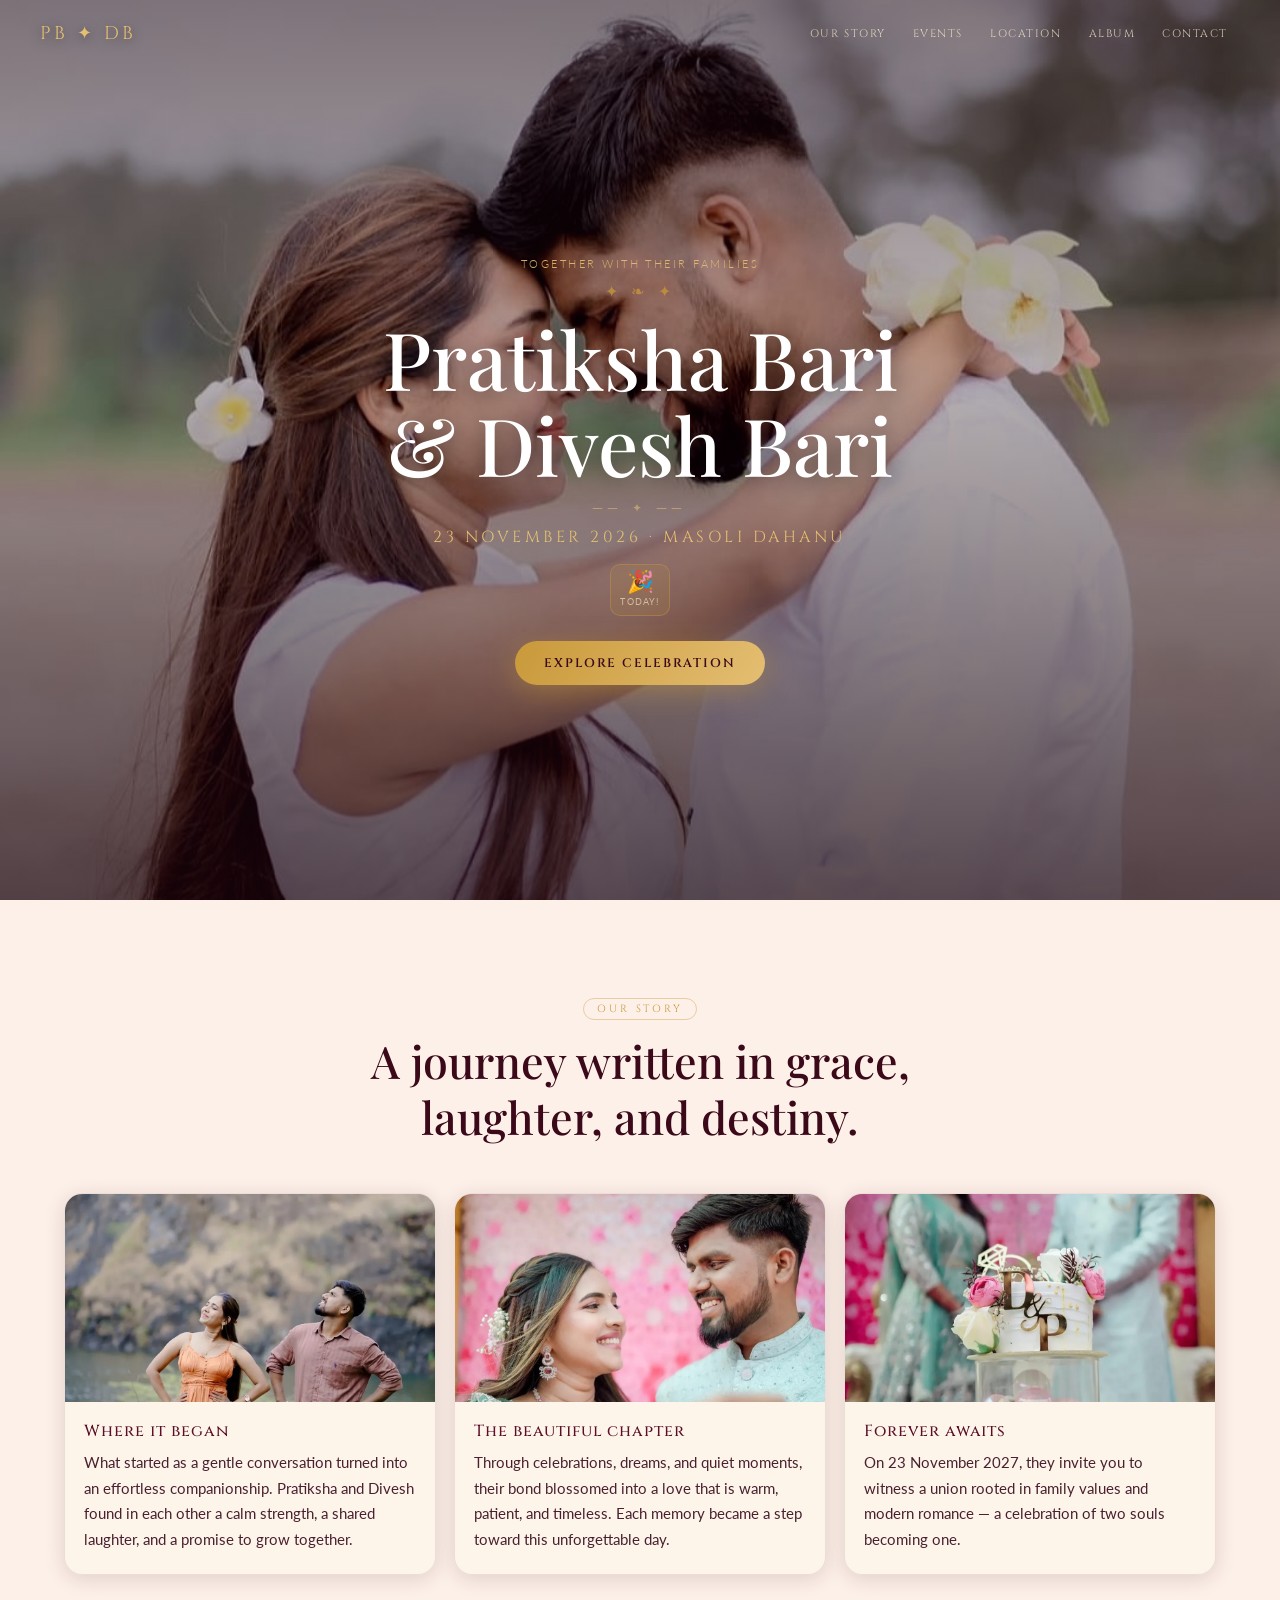
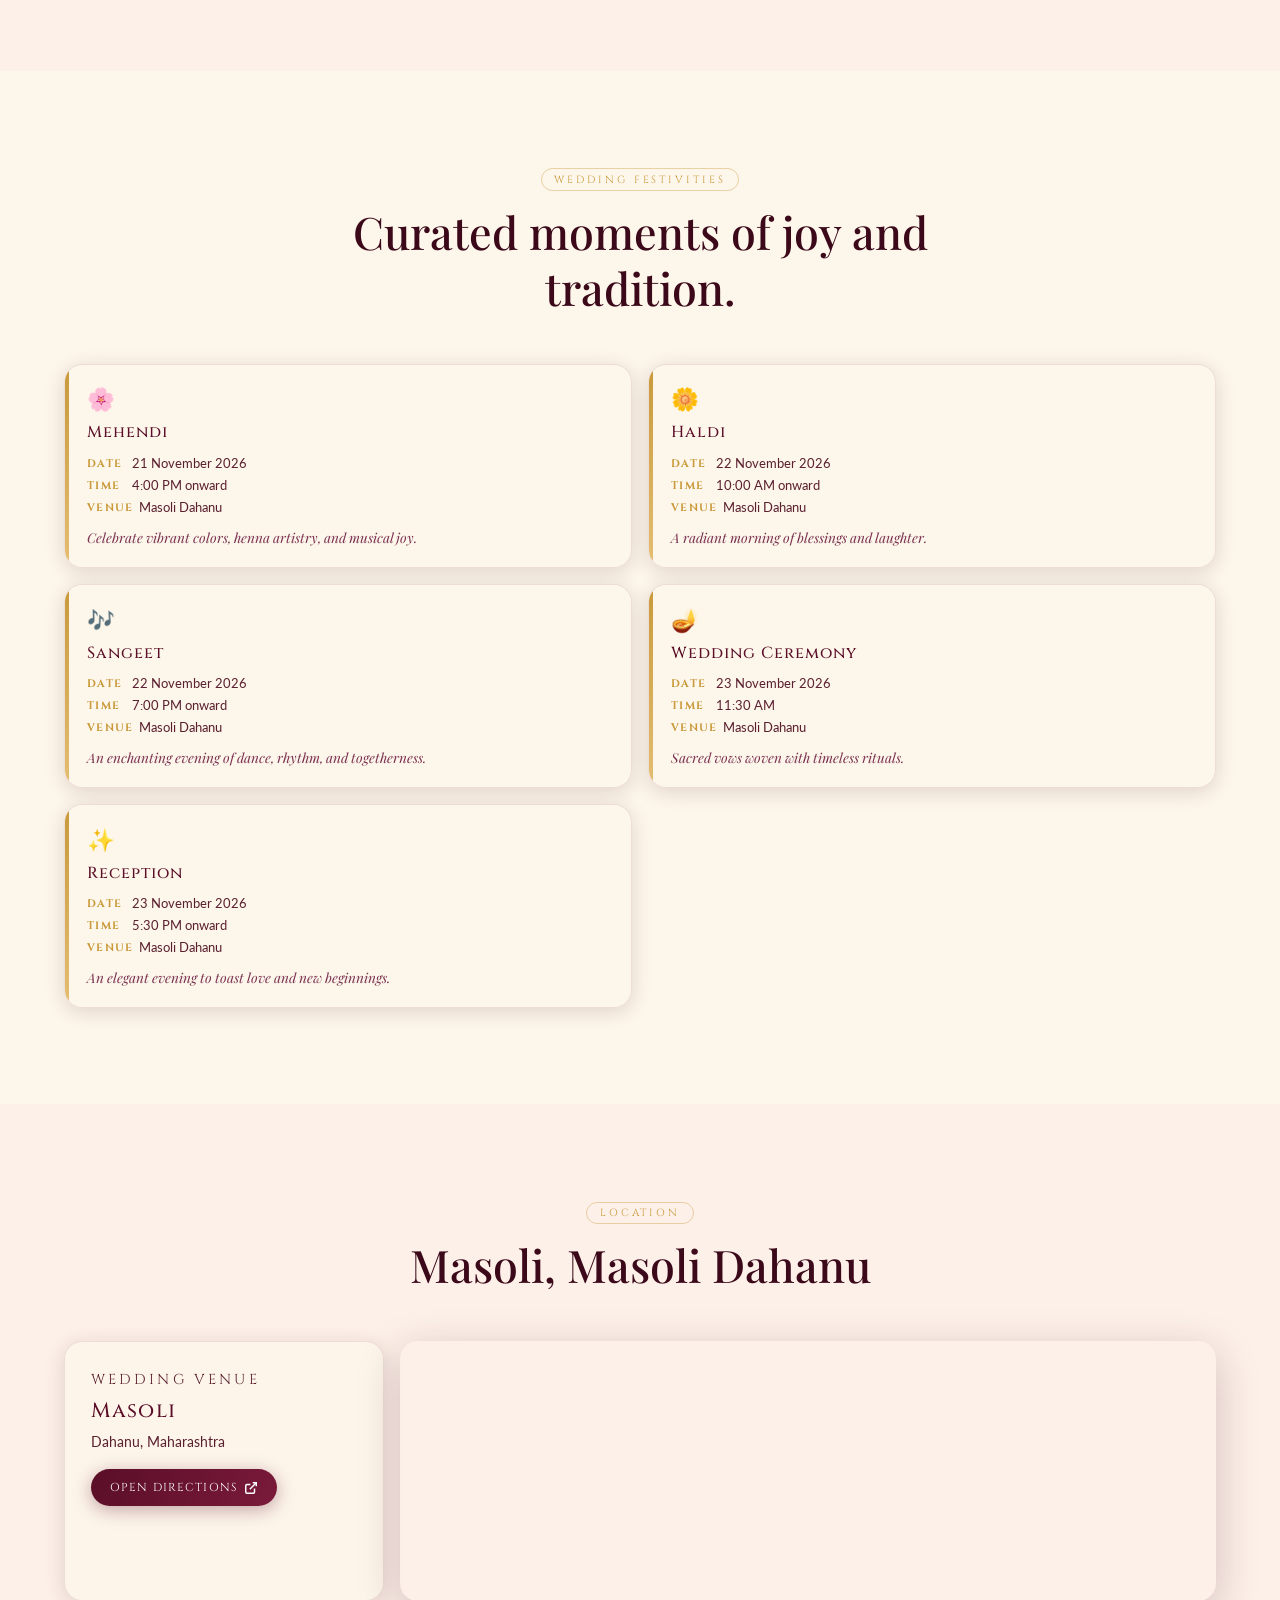
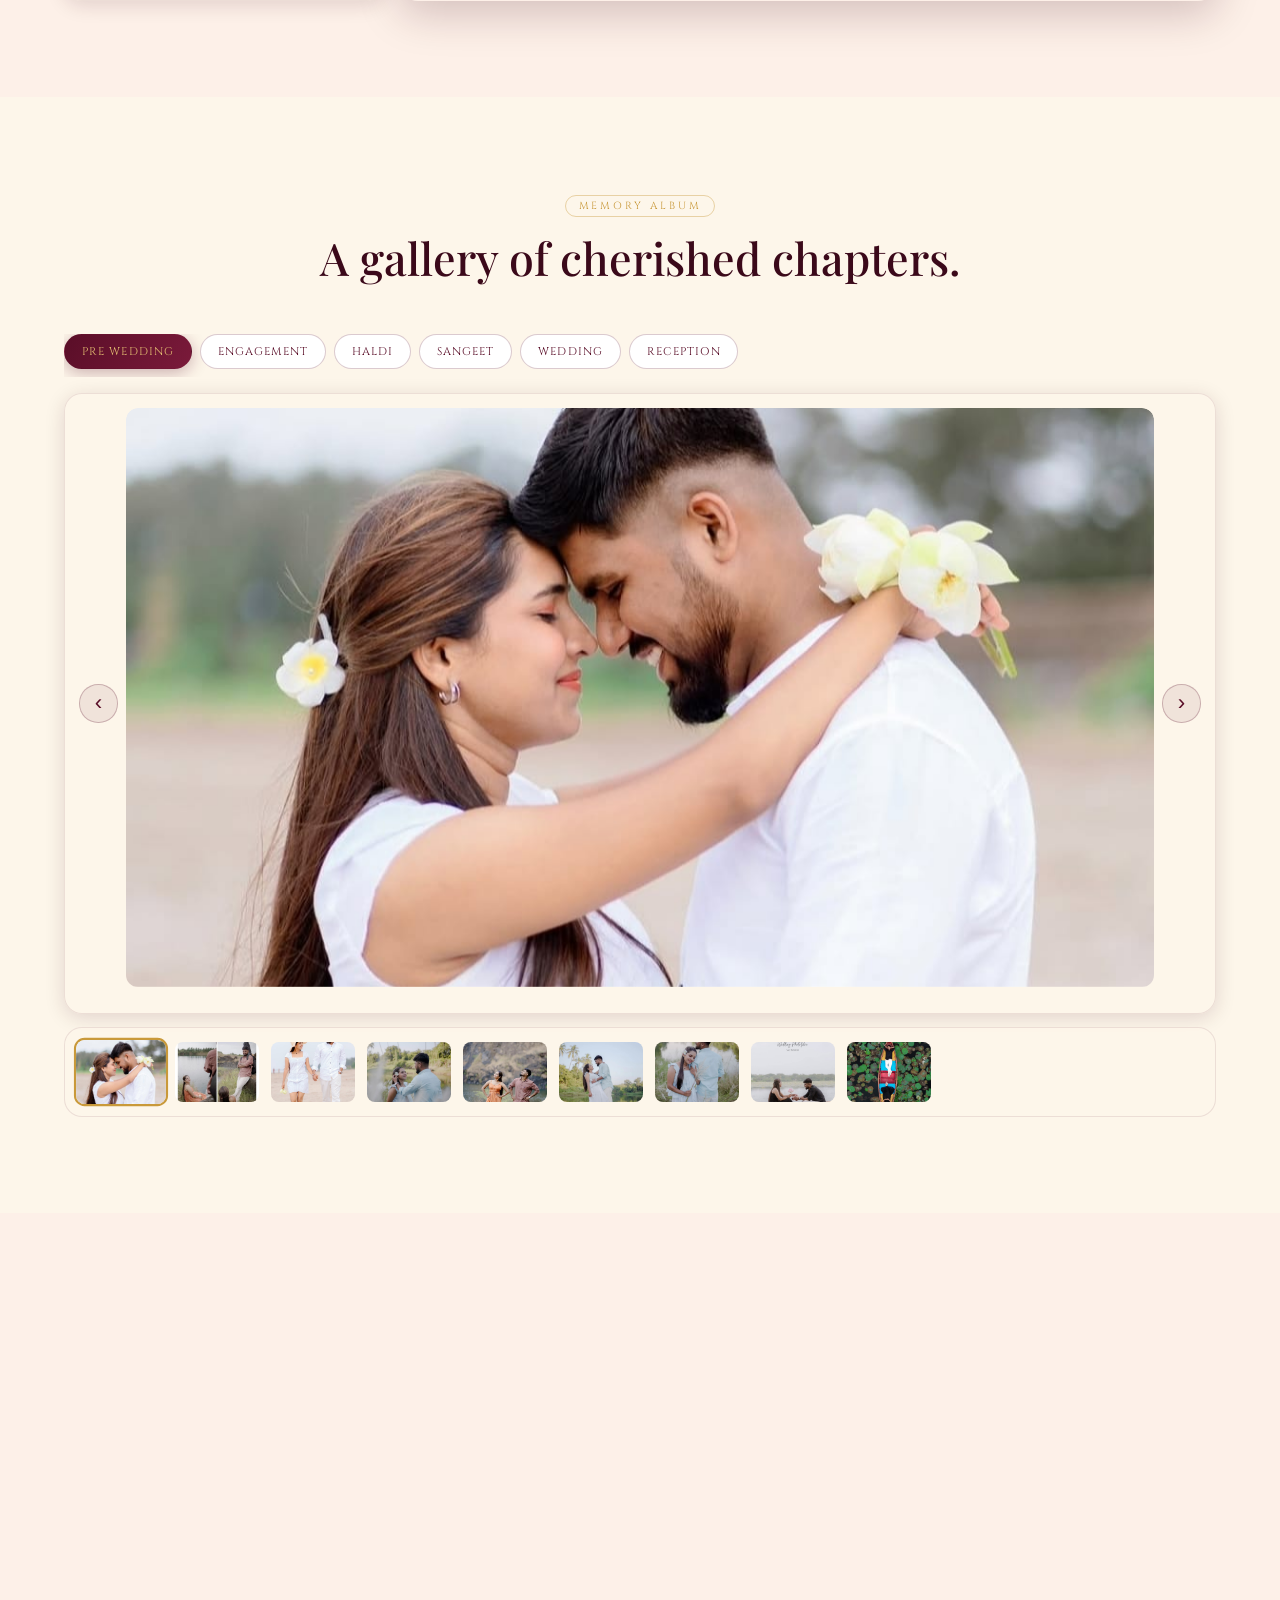
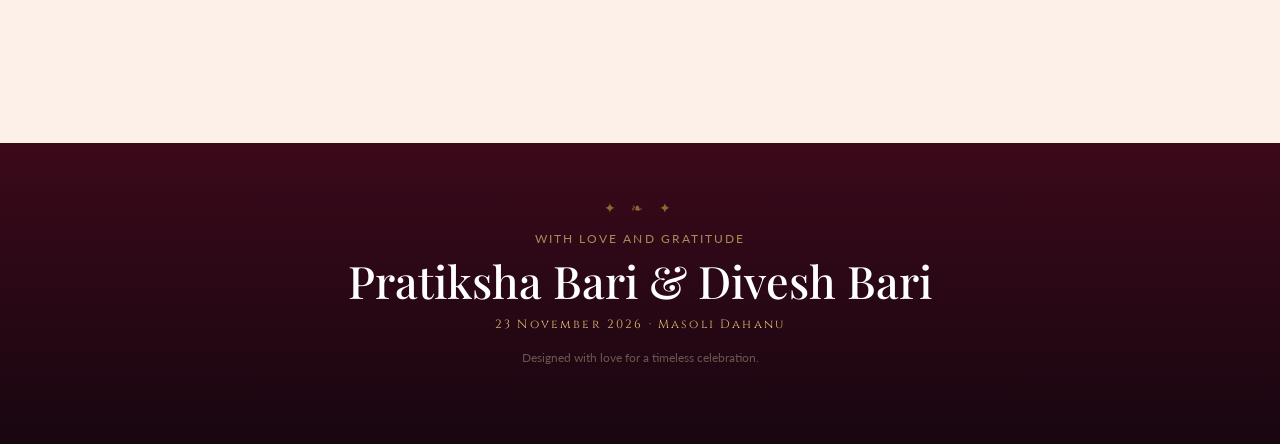
<file: wedding-hub/Pratiksha-Divesh/index.html>
<!DOCTYPE html>
<html lang="en">
  <head>
    <meta charset="UTF-8" />
    <meta name="viewport" content="width=device-width, initial-scale=1.0" />
    <meta name="description" content="Wedding invitation — powered by wedding-config.js" />
    <title>Wedding Invitation</title>
    <link rel="preconnect" href="https://fonts.googleapis.com" />
    <link rel="preconnect" href="https://fonts.gstatic.com" crossorigin />
    <link
      href="https://fonts.googleapis.com/css2?family=Playfair+Display:ital,wght@0,400;0,500;0,700;1,400;1,500&family=Cinzel:wght@400;500;600&family=Lato:wght@300;400;700&display=swap"
      rel="stylesheet"
    />
    <link rel="stylesheet" href="styles.css" />
    <!-- Config must load before script.js -->
    <script src="wedding-config.js"></script>
  </head>
  <body>

    <!-- ░░ HERO ░░ -->
    <header class="hero" id="top">
      <div class="petal-layer" aria-hidden="true"></div>
      <div class="hero-slider" id="heroSlider" aria-hidden="true"></div>
      <div class="hero-overlay"></div>

      <nav class="top-nav">
        <a href="#top" class="brand" id="navBrand">PB ✦ DB</a>
        <button class="menu-btn" type="button" aria-expanded="false" aria-controls="mobile-nav" aria-label="Open navigation">
          <span></span><span></span><span></span>
        </button>
        <ul id="mobile-nav" class="nav-links">
          <li><a href="#story">Our Story</a></li>
          <li><a href="#events">Events</a></li>
          <li><a href="#location">Location</a></li>
          <li><a href="#album">Album</a></li>
          <li><a href="#contact">Contact</a></li>
        </ul>
      </nav>

      <div class="hero-content reveal">
        <p class="hero-intro" id="heroTagline"></p>
        <div class="ornament">✦ ❧ ✦</div>
        <h1 id="heroNames"></h1>
        <div class="ornament-thin">── ✦ ──</div>
        <p class="hero-date" id="heroDate"></p>
        <div class="countdown-strip" id="countdown"></div>
        <a class="hero-cta" href="#events">Explore Celebration</a>
      </div>
    </header>

    <main>

      <!-- ░░ STORY ░░ -->
      <section class="section story" id="story">
        <div class="section-heading reveal">
          <p class="eyebrow">Our Story</p>
          <h2>A journey written in grace, laughter, and destiny.</h2>
        </div>
        <div class="story-grid" id="storyGrid"></div>
      </section>

      <!-- ░░ EVENTS ░░ -->
      <section class="section events" id="events">
        <div class="section-heading reveal">
          <p class="eyebrow">Wedding Festivities</p>
          <h2>Curated moments of joy and tradition.</h2>
        </div>
        <div class="event-grid" id="eventGrid"></div>
      </section>

      <!-- ░░ LOCATION ░░ -->
      <section class="section location" id="location">
        <div class="section-heading reveal">
          <p class="eyebrow">Location</p>
          <h2 id="venueHeading"></h2>
        </div>
        <div class="location-wrap reveal">
          <div class="location-card">
            <p class="venue-label">Wedding Venue</p>
            <h3 id="venueName"></h3>
            <p id="venueAddress"></p>
            <a class="map-btn" id="venueMapBtn" href="#" target="_blank" rel="noopener noreferrer">
              <span>Open Directions</span>
              <svg width="14" height="14" viewBox="0 0 24 24" fill="none" stroke="currentColor" stroke-width="2.5"><path d="M18 13v6a2 2 0 0 1-2 2H5a2 2 0 0 1-2-2V8a2 2 0 0 1 2-2h6"/><polyline points="15 3 21 3 21 9"/><line x1="10" y1="14" x2="21" y2="3"/></svg>
            </a>
          </div>
          <div class="map-frame">
            <iframe id="venueEmbed" title="Wedding Venue Map" loading="lazy" referrerpolicy="no-referrer-when-downgrade" src=""></iframe>
          </div>
        </div>
      </section>

      <!-- ░░ ALBUM ░░ -->
      <section class="section album" id="album">
        <div class="section-heading reveal">
          <p class="eyebrow">Memory Album</p>
          <h2>A gallery of cherished chapters.</h2>
        </div>

        <div class="album-tabs reveal" role="tablist" aria-label="Album Categories" id="albumTabs"></div>

        <div class="album-viewer reveal" tabindex="0" aria-live="polite" id="albumViewer">
          <button class="album-nav prev" aria-label="Previous image">‹</button>
          <div class="album-stage">
            <figure class="album-photo" id="albumPhoto">
              <img id="albumImg" src="" alt="" loading="lazy" />
              <figcaption id="albumCaption"></figcaption>
            </figure>
          </div>
          <button class="album-nav next" aria-label="Next image">›</button>
        </div>

        <div class="thumb-row reveal" id="thumbRow" aria-hidden="true"></div>
      </section>

      <!-- ░░ CONTACT ░░ -->
      <section class="section contact" id="contact">
        <div class="section-heading reveal">
          <p class="eyebrow">Contact</p>
          <h2>We look forward to celebrating with you.</h2>
        </div>
        <div class="contact-grid" id="contactGrid"></div>
      </section>

    </main>

    <footer class="footer" id="siteFooter">
      <div class="footer-ornament">✦ ❧ ✦</div>
      <p class="footer-sub">With love and gratitude</p>
      <h2 id="footerNames"></h2>
      <p id="footerDate"></p>
      <small id="footerTagline"></small>
    </footer>

    <script src="script.js" defer></script>
  </body>
</html>
</file>
<file: wedding-hub/Pratiksha-Divesh/styles.css>
/* ═══════════════════════════════════════════
   ROYAL WEDDING WEBSITE  ·  styles.css
   Mobile-first · Cinzel + Playfair Display
   ═══════════════════════════════════════════ */

:root {
  --crimson:    #5a0e28;
  --crimson-d:  #3b091a;
  --crimson-l:  #7a1a3a;
  --gold:       #c9993a;
  --gold-l:     #e4be72;
  --gold-pale:  #f5e9cc;
  --ivory:      #fdf6ea;
  --blush:      #f5e2d8;
  --ink:        #1e0d12;
  --card-bg:    rgba(253, 246, 234, 0.92);
  --shadow-sm:  0 4px 20px rgba(58, 9, 26, 0.14);
  --shadow-md:  0 12px 44px rgba(58, 9, 26, 0.22);
  --shadow-lg:  0 24px 70px rgba(58, 9, 26, 0.32);
  --r:          18px;
  --r-sm:       10px;
}

/* ── RESET ──────────────────────────────── */
*, *::before, *::after { box-sizing: border-box; margin: 0; padding: 0; }
html { scroll-behavior: smooth; -webkit-tap-highlight-color: transparent; }

body {
  font-family: "Lato", sans-serif;
  background: var(--ink);
  color: var(--ink);
  overflow-x: hidden;
}

img { max-width: 100%; display: block; }
a   { color: inherit; }

/* ── TYPOGRAPHY HELPERS ─────────────────── */
.font-serif  { font-family: "Playfair Display", serif; }
.font-display{ font-family: "Cinzel", serif; }

/* ── HERO ───────────────────────────────── */
.hero {
  position: relative;
  min-height: 100svh;
  display: flex;
  flex-direction: column;
  overflow: hidden;
}

.hero-slider,
.hero-slide,
.hero-slide img,
.hero-overlay,
.petal-layer { position: absolute; inset: 0; }

.hero-slide            { opacity: 0; transition: opacity 1.4s ease; }
.hero-slide.is-active  { opacity: 1; }

.hero-slide img {
  width: 100%; height: 100%;
  object-fit: cover;
  filter: saturate(0.85) contrast(1.08);
}

.hero-overlay {
  background:
    linear-gradient(to bottom, rgba(26,4,12,0.55) 0%, rgba(26,4,12,0.3) 40%, rgba(26,4,12,0.72) 100%);
}

/* Petal shimmer */
.petal-layer {
  background-image:
    radial-gradient(circle, rgba(201,153,58,0.28) 0 18%, transparent 22%),
    radial-gradient(circle, rgba(245,232,204,0.22) 0 14%, transparent 18%);
  background-size: 160px 160px, 230px 230px;
  animation: drift 28s linear infinite;
  opacity: 0.4;
  pointer-events: none;
}
@keyframes drift {
  0%   { transform: translateY(-4%) translateX(0); }
  100% { transform: translateY(6%)  translateX(-2%); }
}

/* ── NAV ────────────────────────────────── */
.top-nav {
  position: relative;
  z-index: 10;
  display: flex;
  justify-content: space-between;
  align-items: center;
  padding: 1.1rem 1.2rem;
}

.brand {
  font-family: "Cinzel", serif;
  font-size: 1.15rem;
  letter-spacing: 0.18em;
  color: var(--gold-l);
  text-decoration: none;
  text-shadow: 0 2px 12px rgba(0,0,0,0.5);
}

/* Hamburger — mobile only, royal style */
.menu-btn {
  cursor: pointer;
  border: 1.5px solid rgba(201,153,58,0.55);
  background: rgba(201,153,58,0.08);
  backdrop-filter: blur(8px);
  border-radius: 12px;
  width: 3rem;
  height: 3rem;
  display: flex;
  flex-direction: column;
  align-items: center;
  justify-content: center;
  gap: 5px;
  transition: background 0.2s, border-color 0.2s;
}
.menu-btn:active  { background: rgba(201,153,58,0.22); }
.menu-btn span {
  width: 1.2rem; height: 2px;
  background: var(--gold-l);
  border-radius: 2px;
  transition: transform 0.3s, opacity 0.3s;
}
.menu-btn[aria-expanded="true"] span:nth-child(1) { transform: translateY(7px) rotate(45deg); }
.menu-btn[aria-expanded="true"] span:nth-child(2) { opacity: 0; }
.menu-btn[aria-expanded="true"] span:nth-child(3) { transform: translateY(-7px) rotate(-45deg); }

/* Dropdown nav (mobile) */
.nav-links {
  list-style: none;
  position: absolute;
  right: 1.2rem; top: 4.6rem;
  width: min(260px, calc(100vw - 2.4rem));
  background: rgba(30, 6, 16, 0.95);
  backdrop-filter: blur(18px);
  border: 1px solid rgba(201,153,58,0.3);
  border-radius: var(--r);
  padding: 0.6rem;
  display: none;
  flex-direction: column;
  gap: 0.2rem;
  box-shadow: var(--shadow-lg);
}
.nav-links.is-open { display: flex; }
.nav-links a {
  display: block;
  color: var(--gold-pale);
  font-family: "Cinzel", serif;
  font-size: 0.78rem;
  letter-spacing: 0.14em;
  text-transform: uppercase;
  text-decoration: none;
  padding: 0.75rem 1rem;
  border-radius: 10px;
  transition: background 0.2s, color 0.2s;
}
.nav-links a:hover { background: rgba(201,153,58,0.18); color: var(--gold-l); }

/* ── HERO CONTENT ───────────────────────── */
.hero-content {
  position: relative;
  z-index: 4;
  flex: 1;
  display: flex;
  flex-direction: column;
  align-items: center;
  justify-content: center;
  text-align: center;
  padding: 2rem 1.5rem 3.5rem;
  gap: 0.4rem;
  color: var(--ivory);
}

.hero-intro {
  font-family: "Lato", sans-serif;
  font-weight: 300;
  letter-spacing: 0.22em;
  text-transform: uppercase;
  font-size: 0.7rem;
  color: var(--gold-l);
  opacity: 0.9;
}

.ornament {
  font-size: 1rem;
  color: var(--gold);
  opacity: 0.75;
  letter-spacing: 0.3em;
  margin: 0.3rem 0;
}
.ornament-thin {
  font-size: 0.75rem;
  color: var(--gold-l);
  opacity: 0.55;
  letter-spacing: 0.5em;
  margin: 0.25rem 0;
}

.hero-content h1 {
  font-family: "Playfair Display", serif;
  font-size: clamp(2.2rem, 9vw, 5rem);
  font-weight: 500;
  line-height: 1.08;
  color: #fff;
  text-shadow: 0 3px 24px rgba(0,0,0,0.55);
  margin: 0.15rem 0;
}

.hero-date {
  font-family: "Cinzel", serif;
  font-size: clamp(0.78rem, 2.5vw, 1rem);
  letter-spacing: 0.22em;
  color: var(--gold-l);
  text-transform: uppercase;
}

/* Countdown */
.countdown-strip {
  display: flex;
  gap: 0.6rem;
  margin: 0.6rem 0 0.4rem;
}
.cd-box {
  display: flex;
  flex-direction: column;
  align-items: center;
  background: rgba(201,153,58,0.13);
  border: 1px solid rgba(201,153,58,0.4);
  border-radius: 10px;
  padding: 0.45rem 0.6rem;
  min-width: 52px;
  backdrop-filter: blur(6px);
}
.cd-num {
  font-family: "Cinzel", serif;
  font-size: 1.35rem;
  font-weight: 600;
  color: var(--gold-l);
  line-height: 1;
}
.cd-lbl {
  font-size: 0.55rem;
  letter-spacing: 0.14em;
  text-transform: uppercase;
  color: rgba(245,233,204,0.65);
  margin-top: 3px;
}

.hero-cta {
  display: inline-flex;
  align-items: center;
  gap: 0.5rem;
  margin-top: 0.8rem;
  padding: 0.85rem 1.8rem;
  border-radius: 999px;
  background: linear-gradient(120deg, var(--gold), var(--gold-l));
  color: var(--crimson-d);
  font-family: "Cinzel", serif;
  font-size: 0.78rem;
  font-weight: 600;
  letter-spacing: 0.15em;
  text-transform: uppercase;
  text-decoration: none;
  box-shadow: 0 6px 28px rgba(201,153,58,0.45);
  transition: transform 0.2s, box-shadow 0.2s;
}
.hero-cta:active { transform: scale(0.97); box-shadow: 0 3px 14px rgba(201,153,58,0.3); }

/* ── PAGE SECTIONS ─────────────────────── */
.section {
  padding: 4rem 1.1rem;
  background: var(--ivory);
}
.section:nth-child(odd) { background: #fdf0e8; }

.section-heading {
  text-align: center;
  max-width: 680px;
  margin: 0 auto 2.2rem;
}

.eyebrow {
  display: inline-block;
  font-family: "Cinzel", serif;
  font-size: 0.65rem;
  letter-spacing: 0.28em;
  text-transform: uppercase;
  color: var(--gold);
  padding: 0.2rem 0.8rem;
  border: 1px solid rgba(201,153,58,0.4);
  border-radius: 999px;
  margin-bottom: 0.8rem;
}

.section h2 {
  font-family: "Playfair Display", serif;
  font-size: clamp(1.6rem, 5.5vw, 2.8rem);
  font-weight: 500;
  color: var(--crimson-d);
  line-height: 1.25;
}

h3 {
  font-family: "Cinzel", serif;
  font-weight: 500;
  font-size: 1rem;
  color: var(--crimson);
  letter-spacing: 0.06em;
  margin-bottom: 0.5rem;
}

/* ── STORY ──────────────────────────────── */
.story-grid { display: grid; gap: 1.1rem; }

.story-card {
  background: var(--card-bg);
  border: 1px solid rgba(90,14,40,0.1);
  border-radius: var(--r);
  box-shadow: var(--shadow-sm);
  overflow: hidden;
  transition: transform 0.3s, box-shadow 0.3s;
}
.story-card:hover { transform: translateY(-3px); box-shadow: var(--shadow-md); }

.story-card img {
  aspect-ratio: 16/9;
  width: 100%;
  object-fit: cover;
}
.story-card div {
  padding: 1.1rem 1.2rem 1.3rem;
}
.story-card p {
  font-size: 0.92rem;
  line-height: 1.75;
  color: #4a2030;
  margin-top: 0.35rem;
}

/* ── EVENTS ─────────────────────────────── */
.event-grid { display: grid; gap: 1rem; }

.event-card {
  background: var(--card-bg);
  border: 1px solid rgba(90,14,40,0.1);
  border-radius: var(--r);
  box-shadow: var(--shadow-sm);
  padding: 1.3rem 1.4rem;
  position: relative;
  overflow: hidden;
  transition: transform 0.25s, box-shadow 0.25s;
}
.event-card:hover { transform: translateY(-2px); box-shadow: var(--shadow-md); }

/* gold left stripe accent */
.event-card::before {
  content: "";
  position: absolute;
  left: 0; top: 0; bottom: 0;
  width: 4px;
  background: linear-gradient(to bottom, var(--gold), var(--gold-l));
  border-radius: 4px 0 0 4px;
}

.event-emoji {
  font-size: 1.4rem;
  margin-bottom: 0.5rem;
}
.event-card h3 { margin-bottom: 0.65rem; }

.event-detail {
  display: flex;
  gap: 0.4rem;
  font-size: 0.82rem;
  line-height: 1.5;
  color: #5a2030;
  margin-bottom: 0.15rem;
}
.event-detail strong {
  font-family: "Cinzel", serif;
  font-size: 0.67rem;
  letter-spacing: 0.1em;
  color: var(--gold);
  text-transform: uppercase;
  min-width: 38px;
  padding-top: 0.12rem;
}

.event-desc {
  font-size: 0.85rem;
  color: #7a3050;
  margin-top: 0.65rem;
  font-style: italic;
  font-family: "Playfair Display", serif;
}

/* ── LOCATION ───────────────────────────── */
.location-wrap { display: grid; gap: 1rem; }

.location-card {
  background: var(--card-bg);
  border: 1px solid rgba(90,14,40,0.1);
  border-radius: var(--r);
  box-shadow: var(--shadow-sm);
  padding: 1.6rem;
}

.venue-label {
  font-family: "Cinzel", serif;
  font-size: 0.62rem;
  letter-spacing: 0.22em;
  text-transform: uppercase;
  color: var(--gold);
  margin-bottom: 0.4rem;
}

.location-card h3 {
  font-size: 1.3rem;
  margin-bottom: 0.3rem;
}

.location-card p {
  font-size: 0.9rem;
  color: #5a2030;
  line-height: 1.6;
}

.map-btn {
  display: inline-flex;
  align-items: center;
  gap: 0.45rem;
  margin-top: 1rem;
  padding: 0.7rem 1.2rem;
  border-radius: 999px;
  background: linear-gradient(120deg, var(--crimson), var(--crimson-l));
  color: #fff;
  font-family: "Cinzel", serif;
  font-size: 0.72rem;
  letter-spacing: 0.1em;
  text-transform: uppercase;
  text-decoration: none;
  box-shadow: 0 4px 18px rgba(90,14,40,0.35);
  transition: opacity 0.2s;
}
.map-btn:active { opacity: 0.85; }

.map-frame {
  border-radius: var(--r);
  overflow: hidden;
  min-height: 260px;
  box-shadow: var(--shadow-md);
}
.map-frame iframe {
  width: 100%; height: 100%; min-height: 260px; border: 0; display: block;
}

/* ── ALBUM ──────────────────────────────── */
.album-tabs {
  display: flex;
  gap: 0.5rem;
  overflow-x: auto;
  scrollbar-width: none;
  padding-bottom: 0.5rem;
  -webkit-overflow-scrolling: touch;
}
.album-tabs::-webkit-scrollbar { display: none; }

.tab {
  cursor: pointer;
  flex-shrink: 0;
  border: 1.5px solid rgba(90,14,40,0.22);
  background: #fff;
  color: var(--crimson);
  border-radius: 999px;
  padding: 0.55rem 1.05rem;
  font-family: "Cinzel", serif;
  font-size: 0.7rem;
  letter-spacing: 0.1em;
  text-transform: uppercase;
  transition: background 0.2s, color 0.2s, border-color 0.2s;
}
.tab.is-active {
  background: linear-gradient(120deg, var(--crimson), var(--crimson-l));
  color: var(--gold-l);
  border-color: transparent;
  box-shadow: 0 4px 16px rgba(90,14,40,0.3);
}

.album-viewer {
  margin-top: 1rem;
  background: var(--card-bg);
  border: 1px solid rgba(90,14,40,0.1);
  border-radius: var(--r);
  box-shadow: var(--shadow-sm);
  padding: 0.9rem;
  display: grid;
  grid-template-columns: 2.4rem 1fr 2.4rem;
  align-items: center;
  gap: 0.5rem;
}

.album-stage { perspective: 1600px; overflow: hidden; border-radius: 12px; }

.album-photo {
  transform-style: preserve-3d;
  transition: transform 0.5s cubic-bezier(.4,0,.2,1), opacity 0.45s ease;
}
.album-photo.flip-left  { transform: rotateY(-14deg) translateX(-10px); opacity: 0; }
.album-photo.flip-right { transform: rotateY(14deg)  translateX(10px);  opacity: 0; }

.album-photo img {
  width: 100%;
  aspect-ratio: 4/5;
  object-fit: cover;
  border-radius: 12px;
}

figcaption {
  padding: 0.65rem 0.3rem 0.1rem;
  font-family: "Playfair Display", serif;
  font-style: italic;
  font-size: 0.85rem;
  color: var(--crimson);
  text-align: center;
}

.album-nav {
  cursor: pointer;
  border: 1.5px solid rgba(90,14,40,0.25);
  width: 2.4rem; height: 2.4rem;
  border-radius: 50%;
  background: rgba(90,14,40,0.08);
  color: var(--crimson);
  font-size: 1.4rem;
  display: grid;
  place-items: center;
  transition: background 0.2s;
}
.album-nav:active { background: rgba(90,14,40,0.18); }

.thumb-row {
  margin-top: 0.8rem;
  background: var(--card-bg);
  border: 1px solid rgba(90,14,40,0.1);
  border-radius: var(--r);
  padding: 0.75rem;
  display: flex;
  gap: 0.5rem;
  overflow-x: auto;
  scrollbar-width: none;
  -webkit-overflow-scrolling: touch;
}
.thumb-row::-webkit-scrollbar { display: none; }

.thumb {
  cursor: pointer;
  flex-shrink: 0;
  border: 2.5px solid transparent;
  border-radius: var(--r-sm);
  width: 56px; height: 70px;
  overflow: hidden;
  padding: 0; background: none;
  transition: border-color 0.2s, transform 0.2s;
}
.thumb.is-active { border-color: var(--gold); transform: scale(1.07); }
.thumb img { width: 100%; height: 100%; object-fit: cover; }

/* Placeholder when no photos */
.album-placeholder {
  width: 100%;
  aspect-ratio: 4/5;
  border-radius: 12px;
  background: linear-gradient(135deg, #f5e2d8 0%, var(--gold-pale) 100%);
  display: flex;
  flex-direction: column;
  align-items: center;
  justify-content: center;
  gap: 0.6rem;
  color: rgba(90,14,40,0.4);
}
.album-placeholder svg { width: 2.5rem; height: 2.5rem; opacity: 0.4; }
.album-placeholder p {
  font-family: "Playfair Display", serif;
  font-style: italic;
  font-size: 0.85rem;
}

/* ── CONTACT ────────────────────────────── */
.contact-grid { display: grid; gap: 1rem; }

.contact-card {
  background: var(--card-bg);
  border: 1px solid rgba(90,14,40,0.1);
  border-radius: var(--r);
  box-shadow: var(--shadow-sm);
  padding: 1.4rem;
  display: flex;
  flex-direction: column;
  gap: 0.4rem;
}
.contact-card h3 { margin-bottom: 0.2rem; }
.contact-card p  { font-size: 0.88rem; color: #5a2030; }

.contact-actions { display: flex; gap: 0.5rem; flex-wrap: wrap; margin-top: 0.4rem; }
.contact-btn {
  display: inline-flex;
  align-items: center;
  gap: 0.4rem;
  padding: 0.55rem 1rem;
  border-radius: 999px;
  font-family: "Cinzel", serif;
  font-size: 0.68rem;
  letter-spacing: 0.08em;
  text-transform: uppercase;
  text-decoration: none;
  transition: opacity 0.2s;
}
.contact-btn:active { opacity: 0.8; }
.contact-btn.call {
  background: linear-gradient(120deg, var(--crimson), var(--crimson-l));
  color: #fff;
  box-shadow: 0 3px 12px rgba(90,14,40,0.28);
}
.contact-btn.whatsapp {
  background: linear-gradient(120deg, #128c7e, #25d366);
  color: #fff;
  box-shadow: 0 3px 12px rgba(18,140,126,0.3);
}

/* ── FOOTER ─────────────────────────────── */
.footer {
  text-align: center;
  background: linear-gradient(180deg, var(--crimson-d) 0%, #180610 100%);
  color: var(--ivory);
  padding: 3.5rem 1.5rem 5rem;
}

.footer-ornament {
  font-size: 0.9rem;
  color: var(--gold);
  letter-spacing: 0.4em;
  opacity: 0.65;
  margin-bottom: 1rem;
}
.footer-sub {
  font-size: 0.72rem;
  letter-spacing: 0.18em;
  text-transform: uppercase;
  color: var(--gold-l);
  opacity: 0.7;
  margin-bottom: 0.6rem;
}
.footer h2 {
  font-family: "Playfair Display", serif;
  font-size: clamp(1.5rem, 6vw, 2.8rem);
  font-weight: 500;
  color: #fff;
  line-height: 1.2;
  margin-bottom: 0.5rem;
}
.footer p:last-of-type {
  font-family: "Cinzel", serif;
  font-size: 0.75rem;
  letter-spacing: 0.18em;
  color: var(--gold-l);
  margin-bottom: 1.2rem;
}
.footer small {
  display: block;
  font-size: 0.72rem;
  color: rgba(245,233,204,0.35);
  margin-top: 1.2rem;
}

/* ── REVEAL ANIMATION ───────────────────── */
.reveal {
  opacity: 0;
  transform: translateY(24px);
  transition: opacity 0.75s ease, transform 0.75s ease;
}
.reveal.is-visible {
  opacity: 1;
  transform: translateY(0);
}

/* ── TABLET & DESKTOP ───────────────────── */
@media (min-width: 600px) {
  .event-grid    { grid-template-columns: repeat(2, 1fr); }
  .contact-grid  { grid-template-columns: repeat(2, 1fr); }
}

@media (min-width: 768px) {
  .top-nav { padding-inline: 2.5rem; }

  .menu-btn { display: none; }

  .nav-links {
    position: static;
    display: flex !important;
    flex-direction: row;
    background: transparent;
    backdrop-filter: none;
    border: none;
    padding: 0;
    gap: 0.2rem;
    box-shadow: none;
    width: auto;
  }

  .nav-links a {
    font-size: 0.68rem;
    padding: 0.5rem 0.75rem;
    color: rgba(245,233,204,0.82);
  }
  .nav-links a:hover { background: rgba(201,153,58,0.16); color: var(--gold-l); }

  .section { padding: 5.5rem 2.5rem; }

  .story-grid   { grid-template-columns: repeat(3, 1fr); }
  .event-grid   { grid-template-columns: repeat(2, 1fr); }
  .contact-grid { grid-template-columns: repeat(3, 1fr); }

  .location-wrap {
    grid-template-columns: 320px 1fr;
    align-items: stretch;
  }

  .album-photo img { aspect-ratio: 16/9; }
  .album-placeholder { aspect-ratio: 16/9; }

  .thumb { width: 88px; height: 64px; }
}

@media (min-width: 1024px) {
  .section { padding: 6rem 4rem; }
  .section-heading { margin-bottom: 3rem; }
}

/* ── REDUCED MOTION ─────────────────────── */
@media (prefers-reduced-motion: reduce) {
  *, *::before, *::after {
    animation-duration: 0.001ms !important;
    animation-iteration-count: 1 !important;
    transition-duration: 0.001ms !important;
    scroll-behavior: auto !important;
  }
}
</file>
